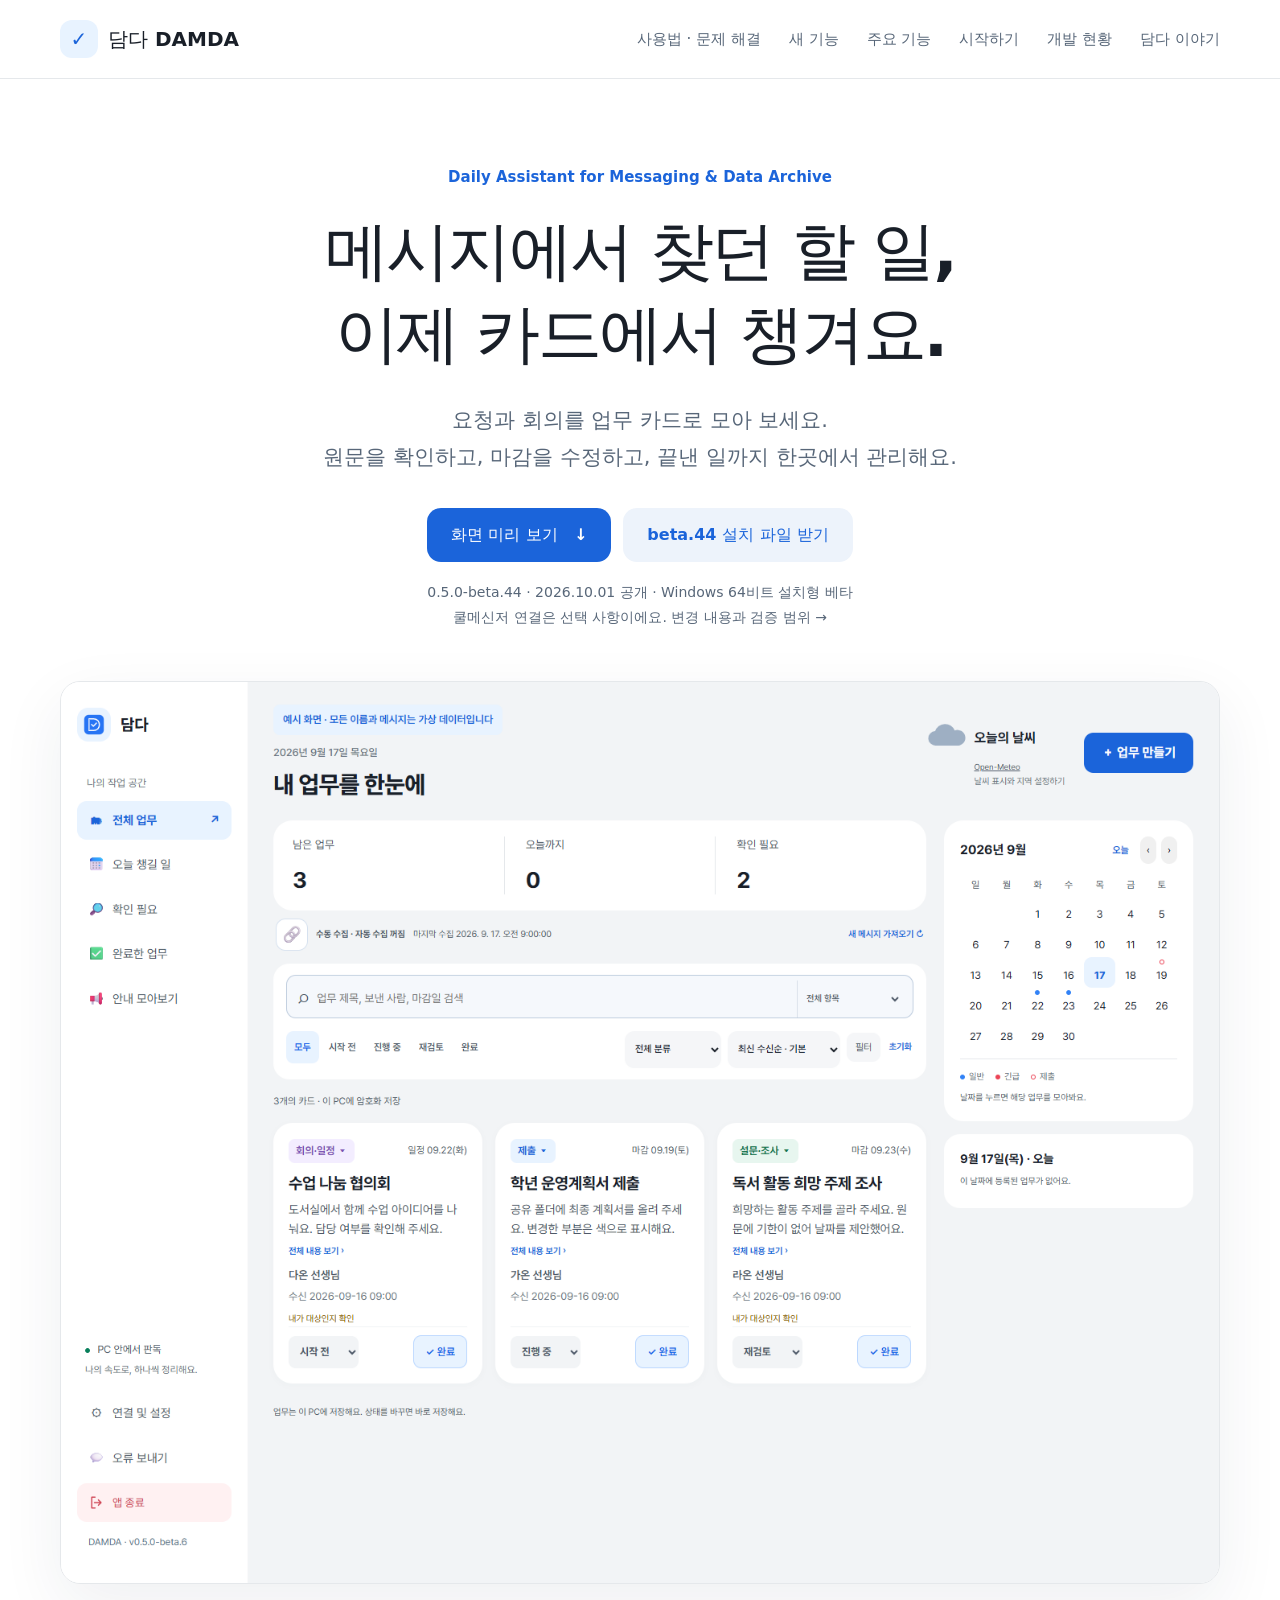
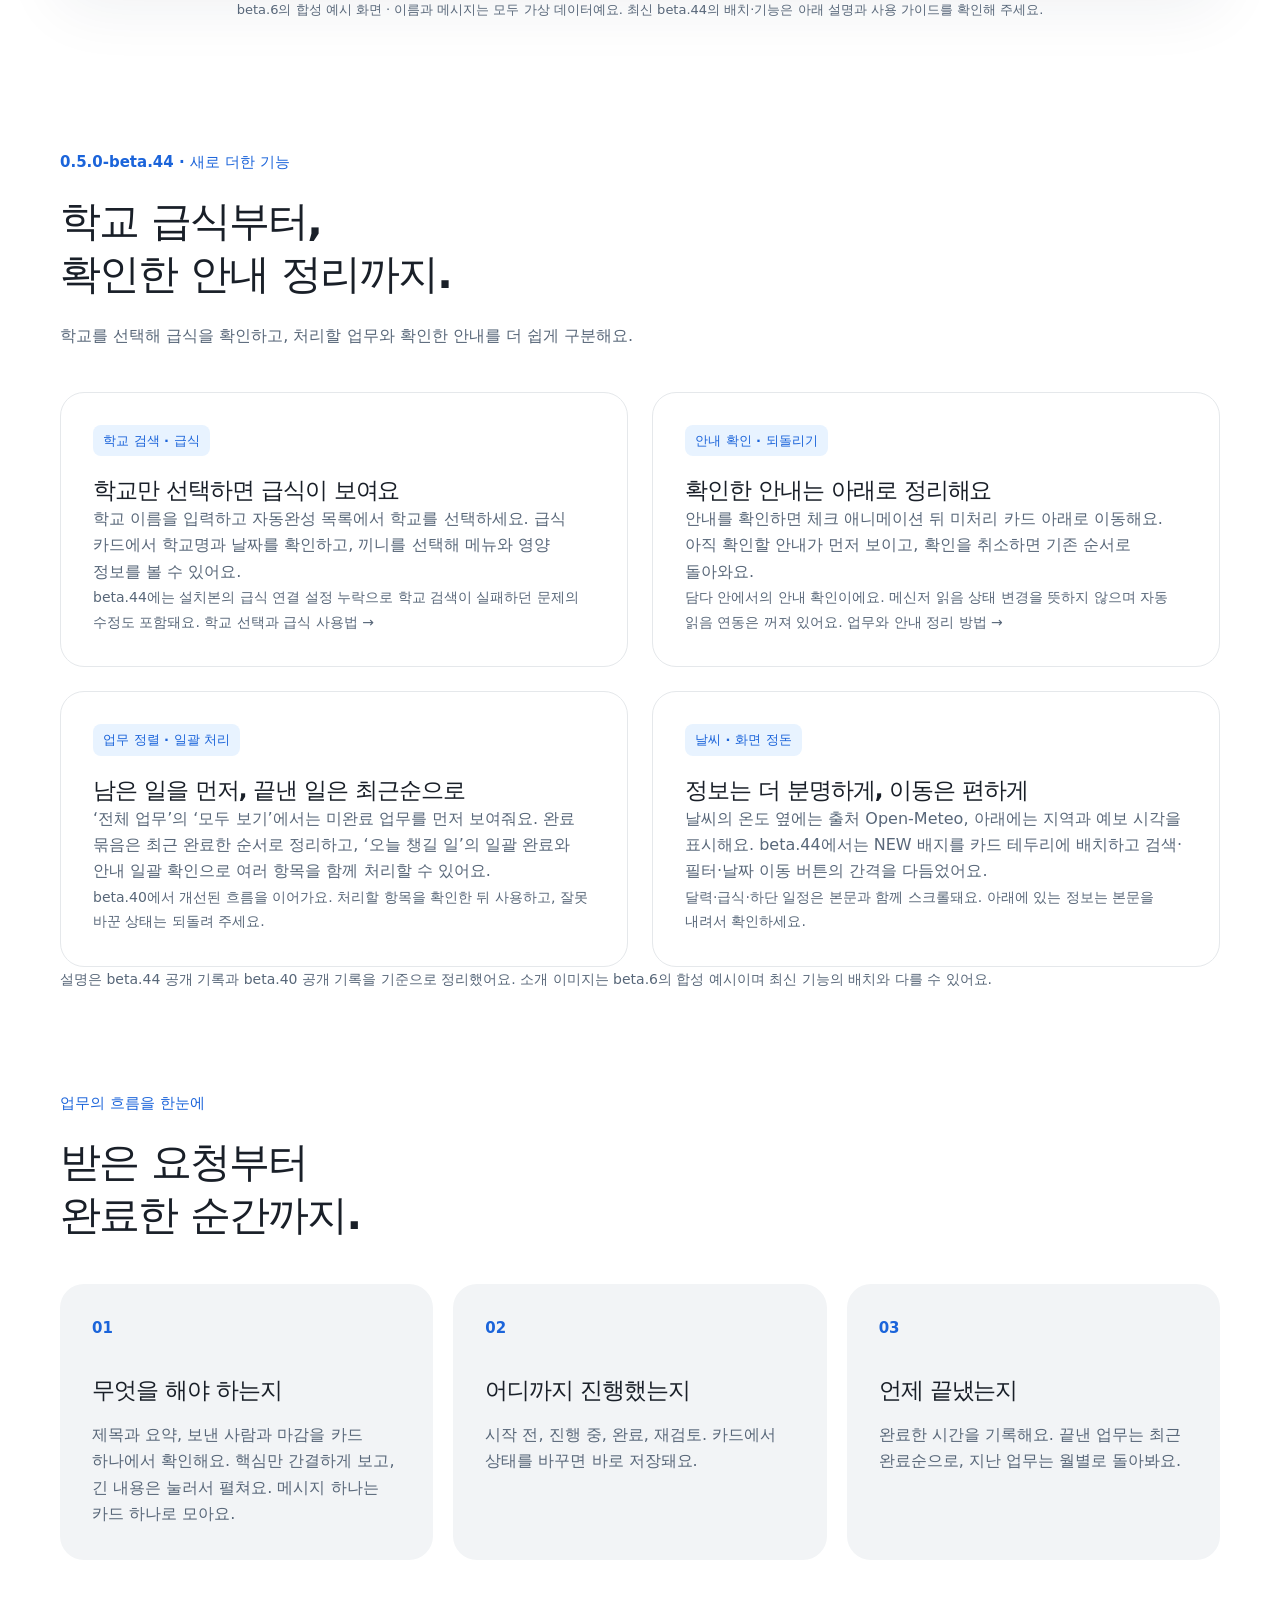
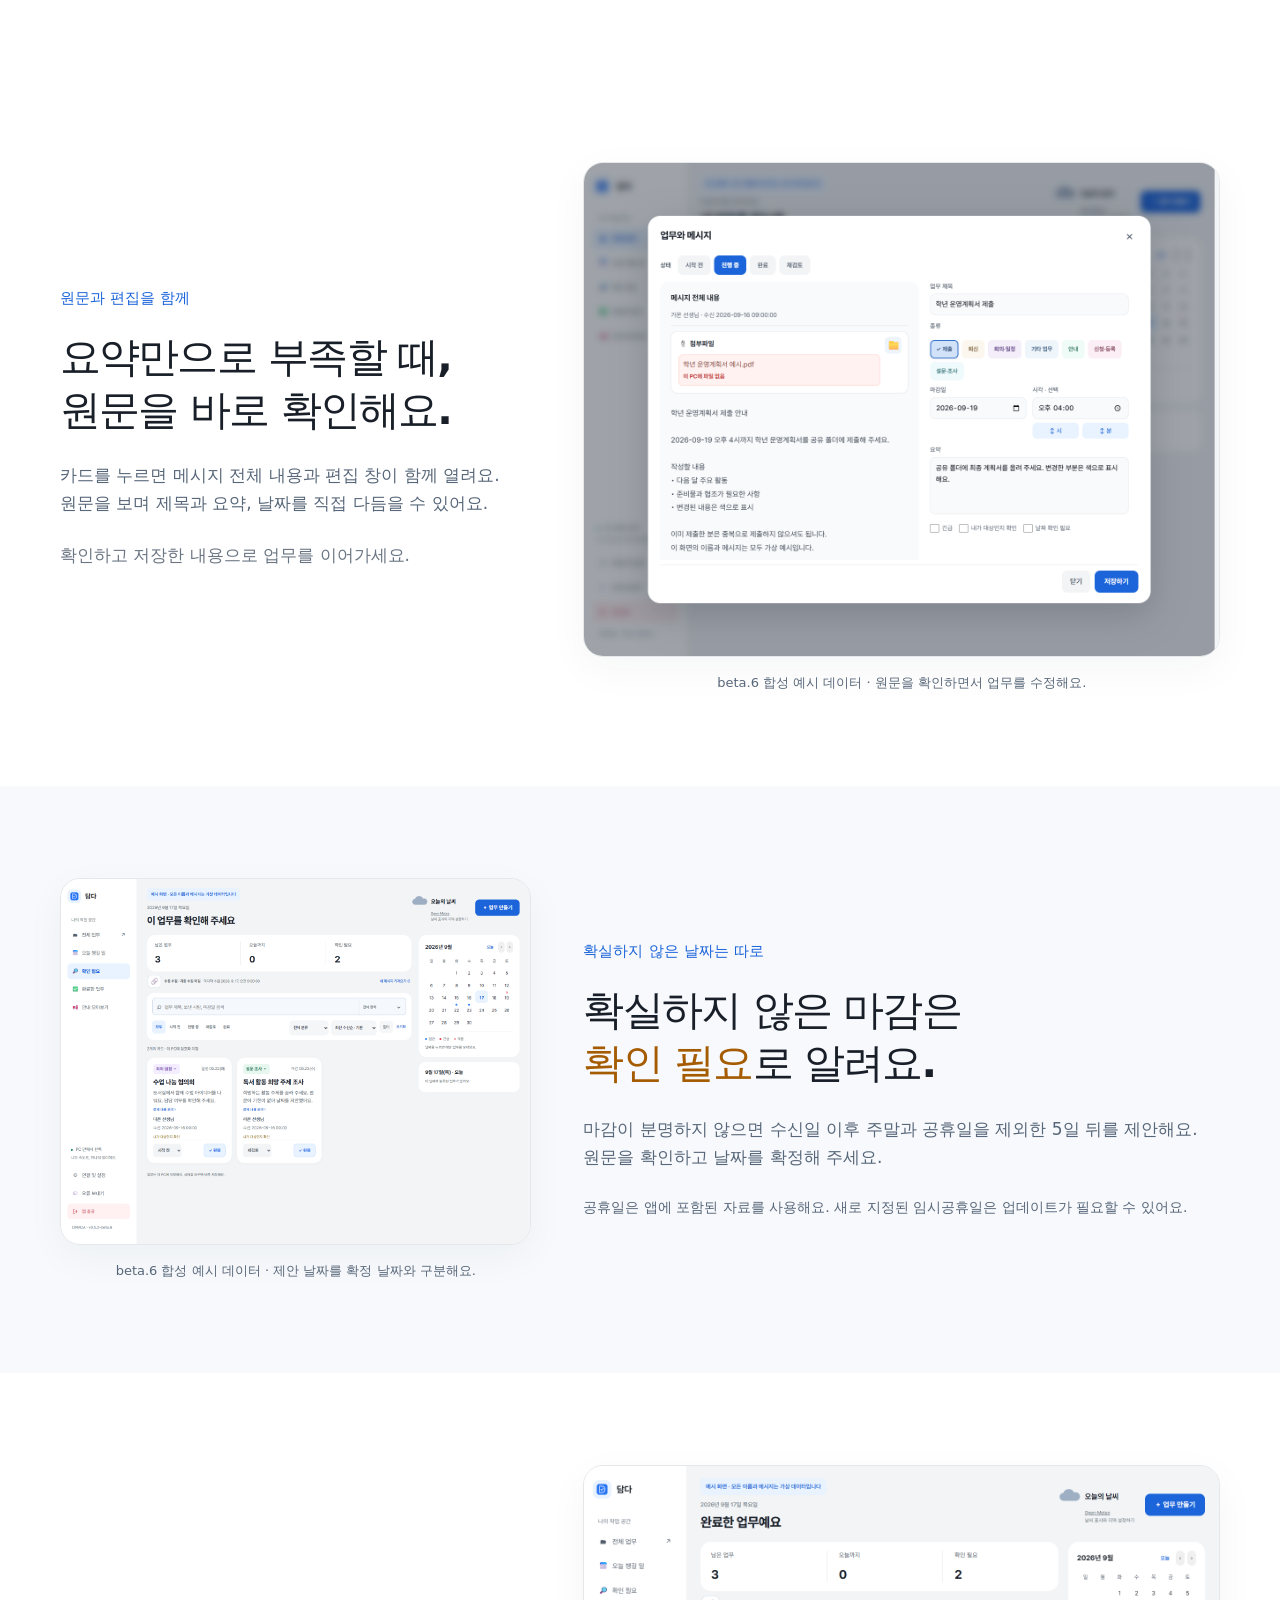
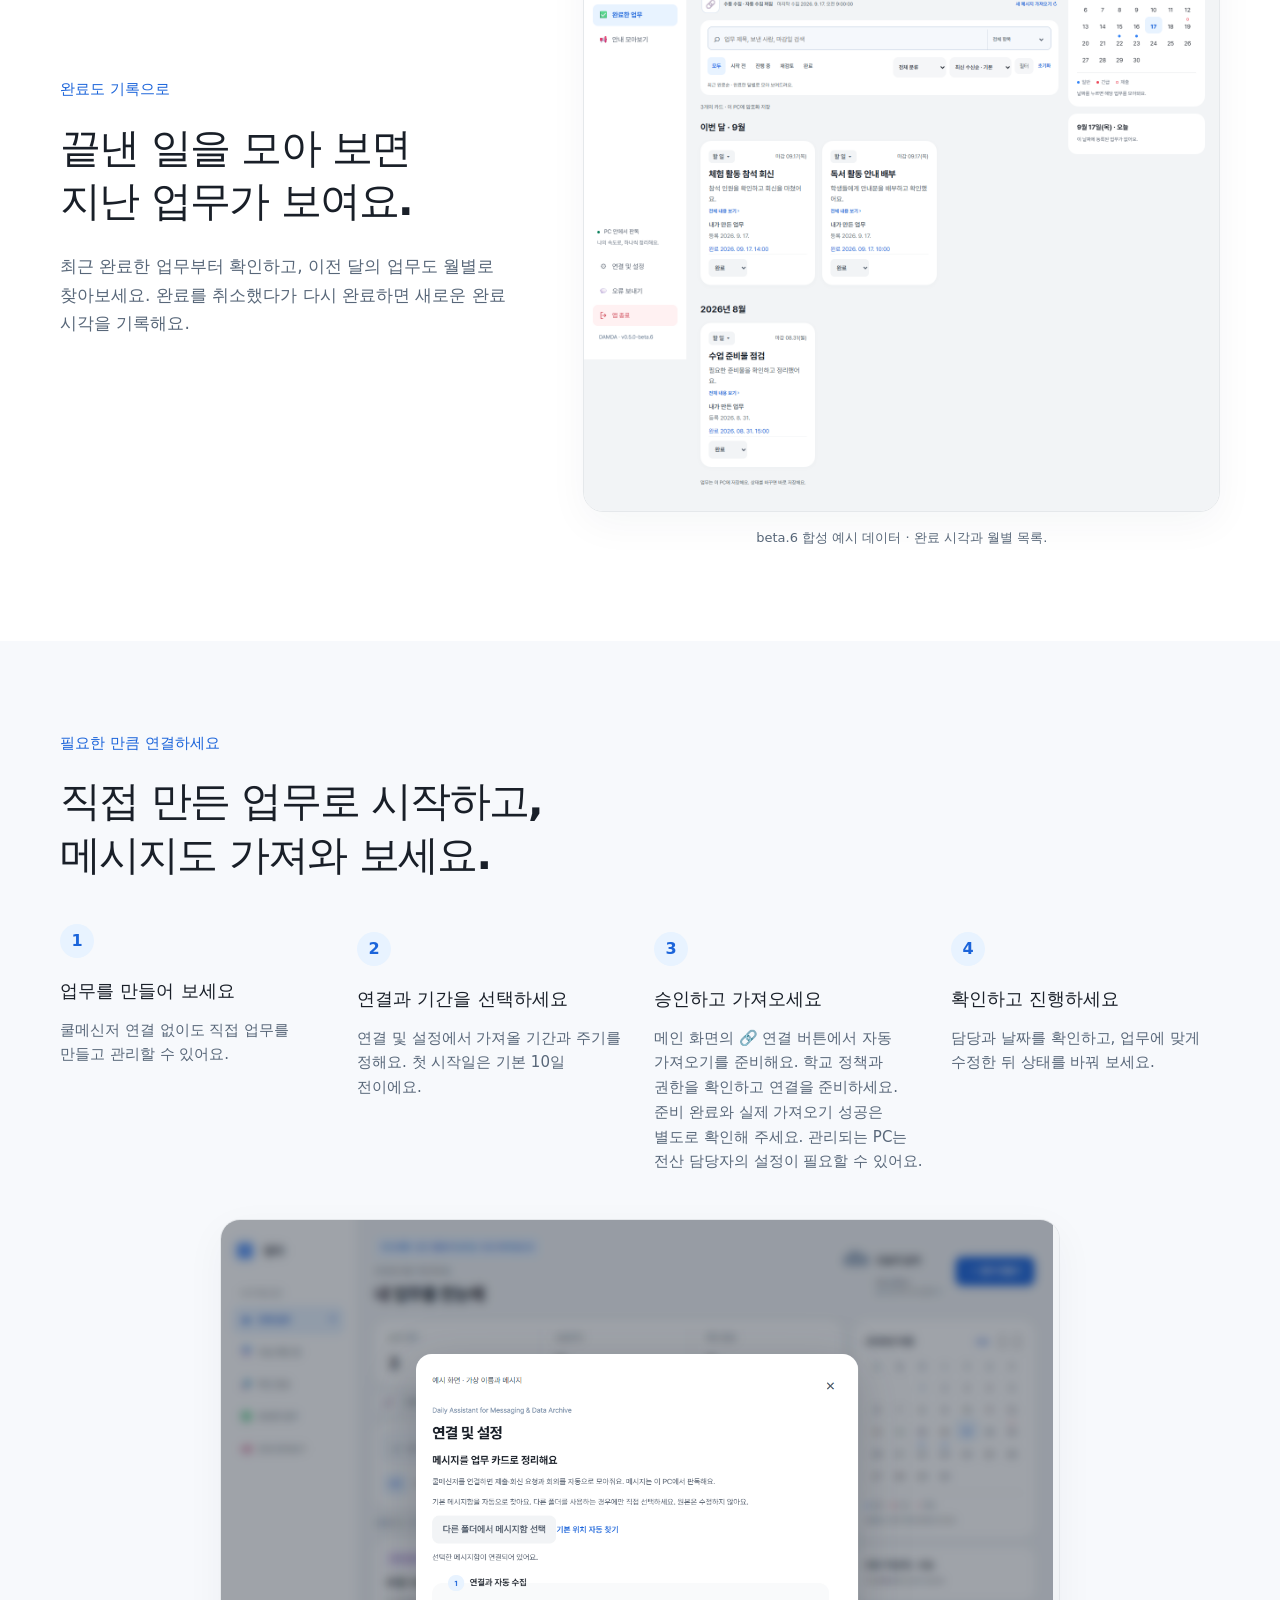
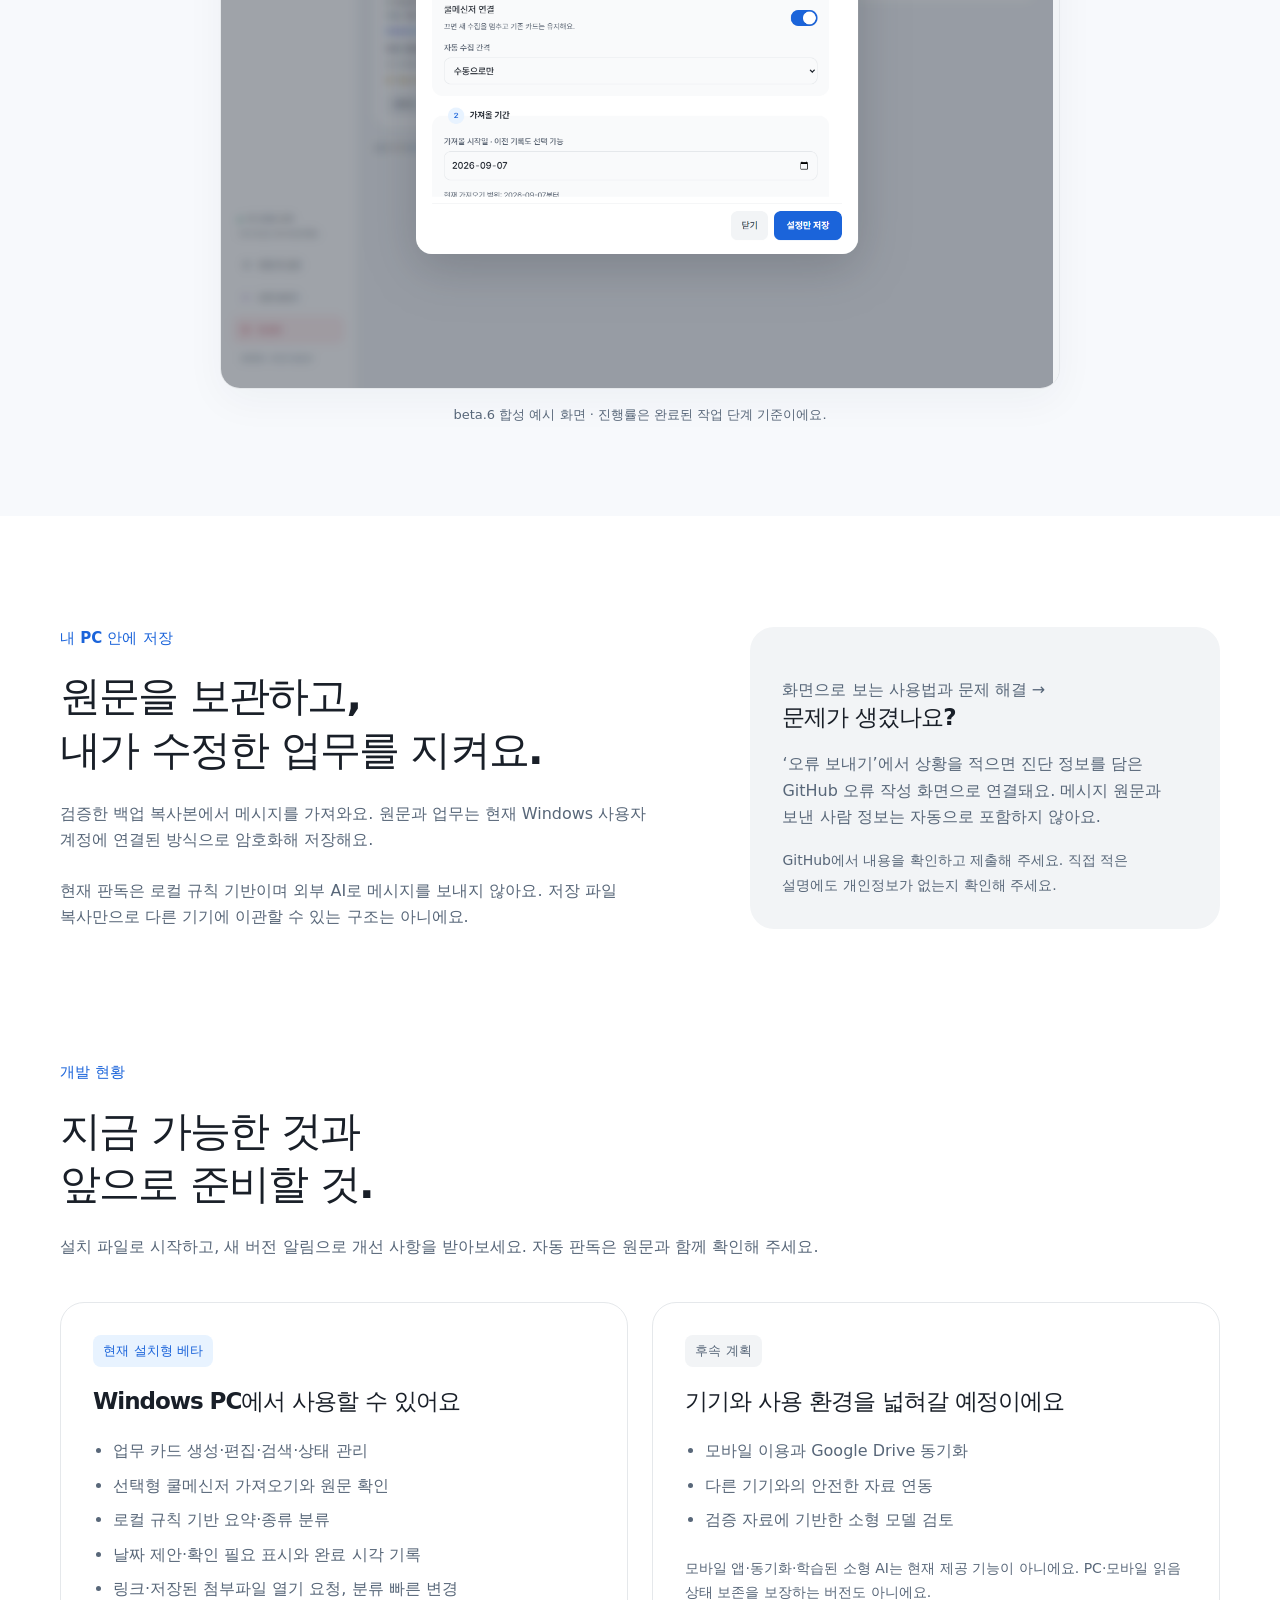
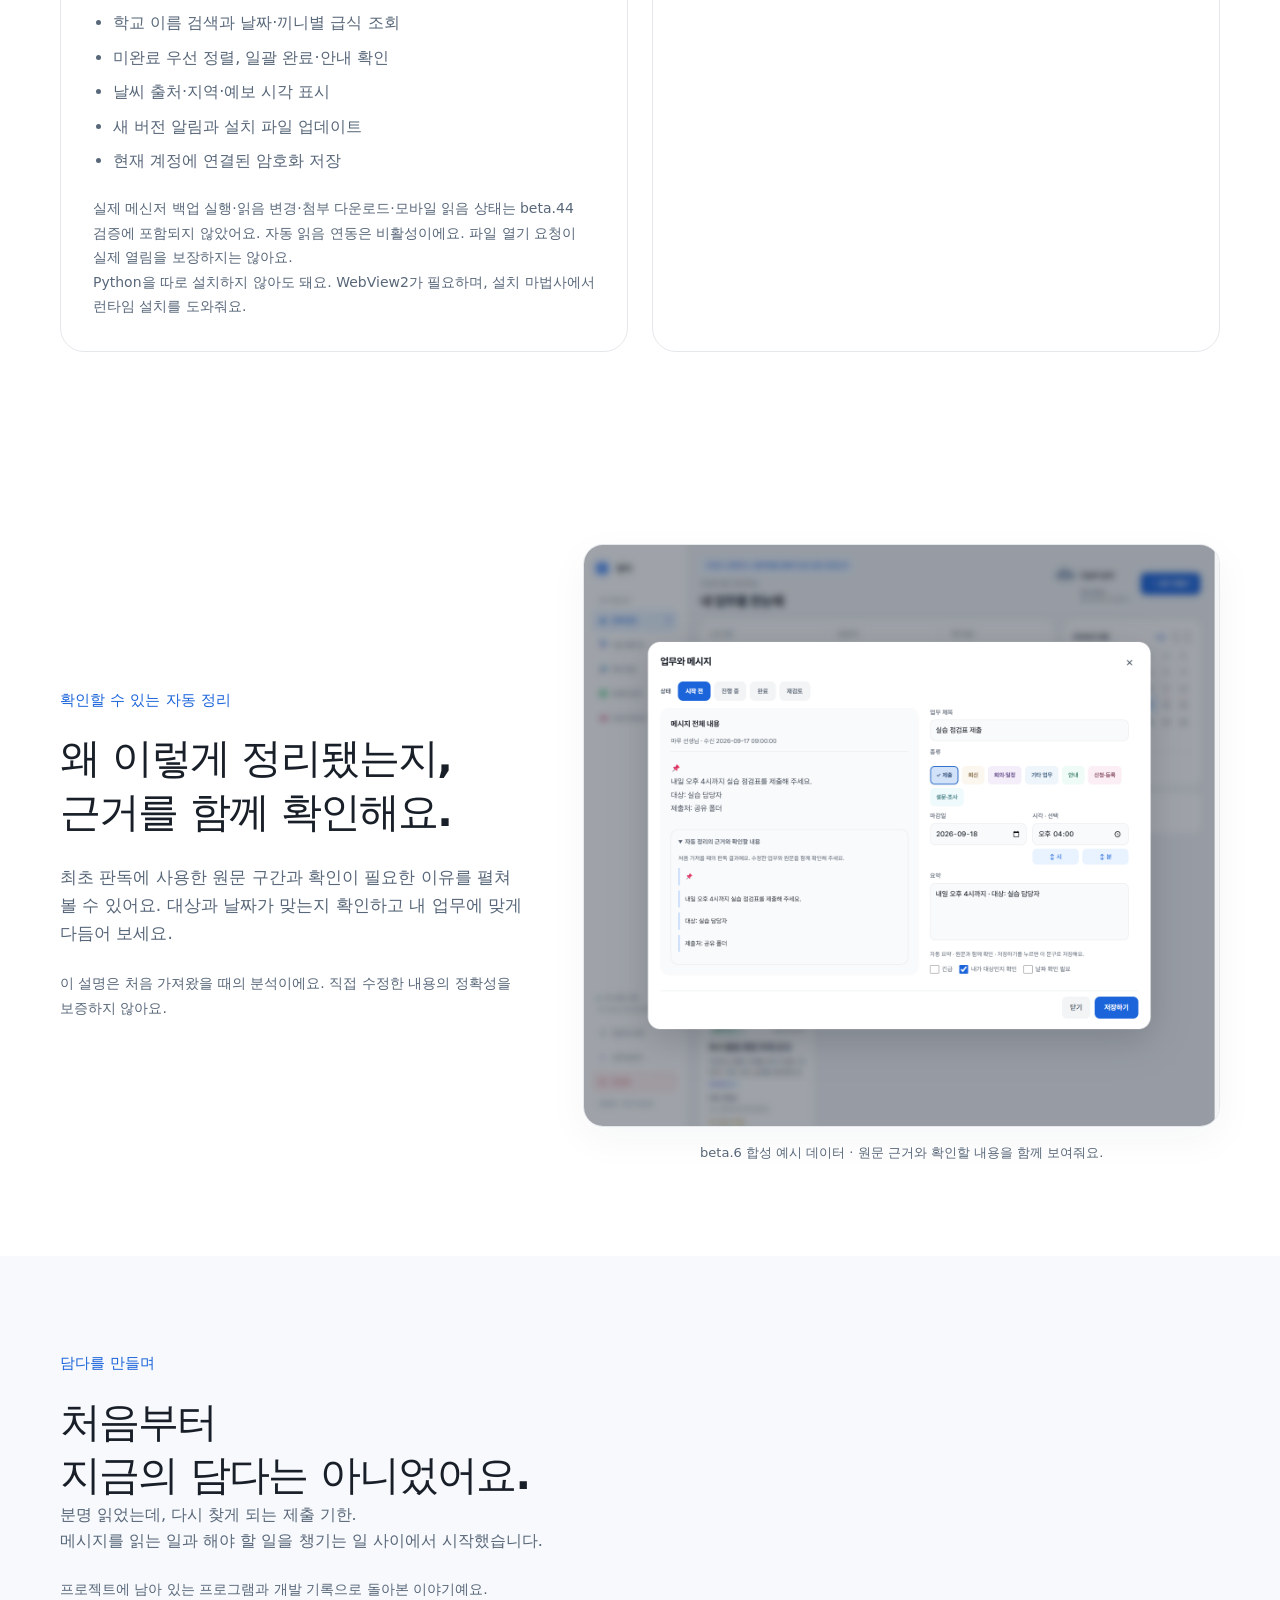
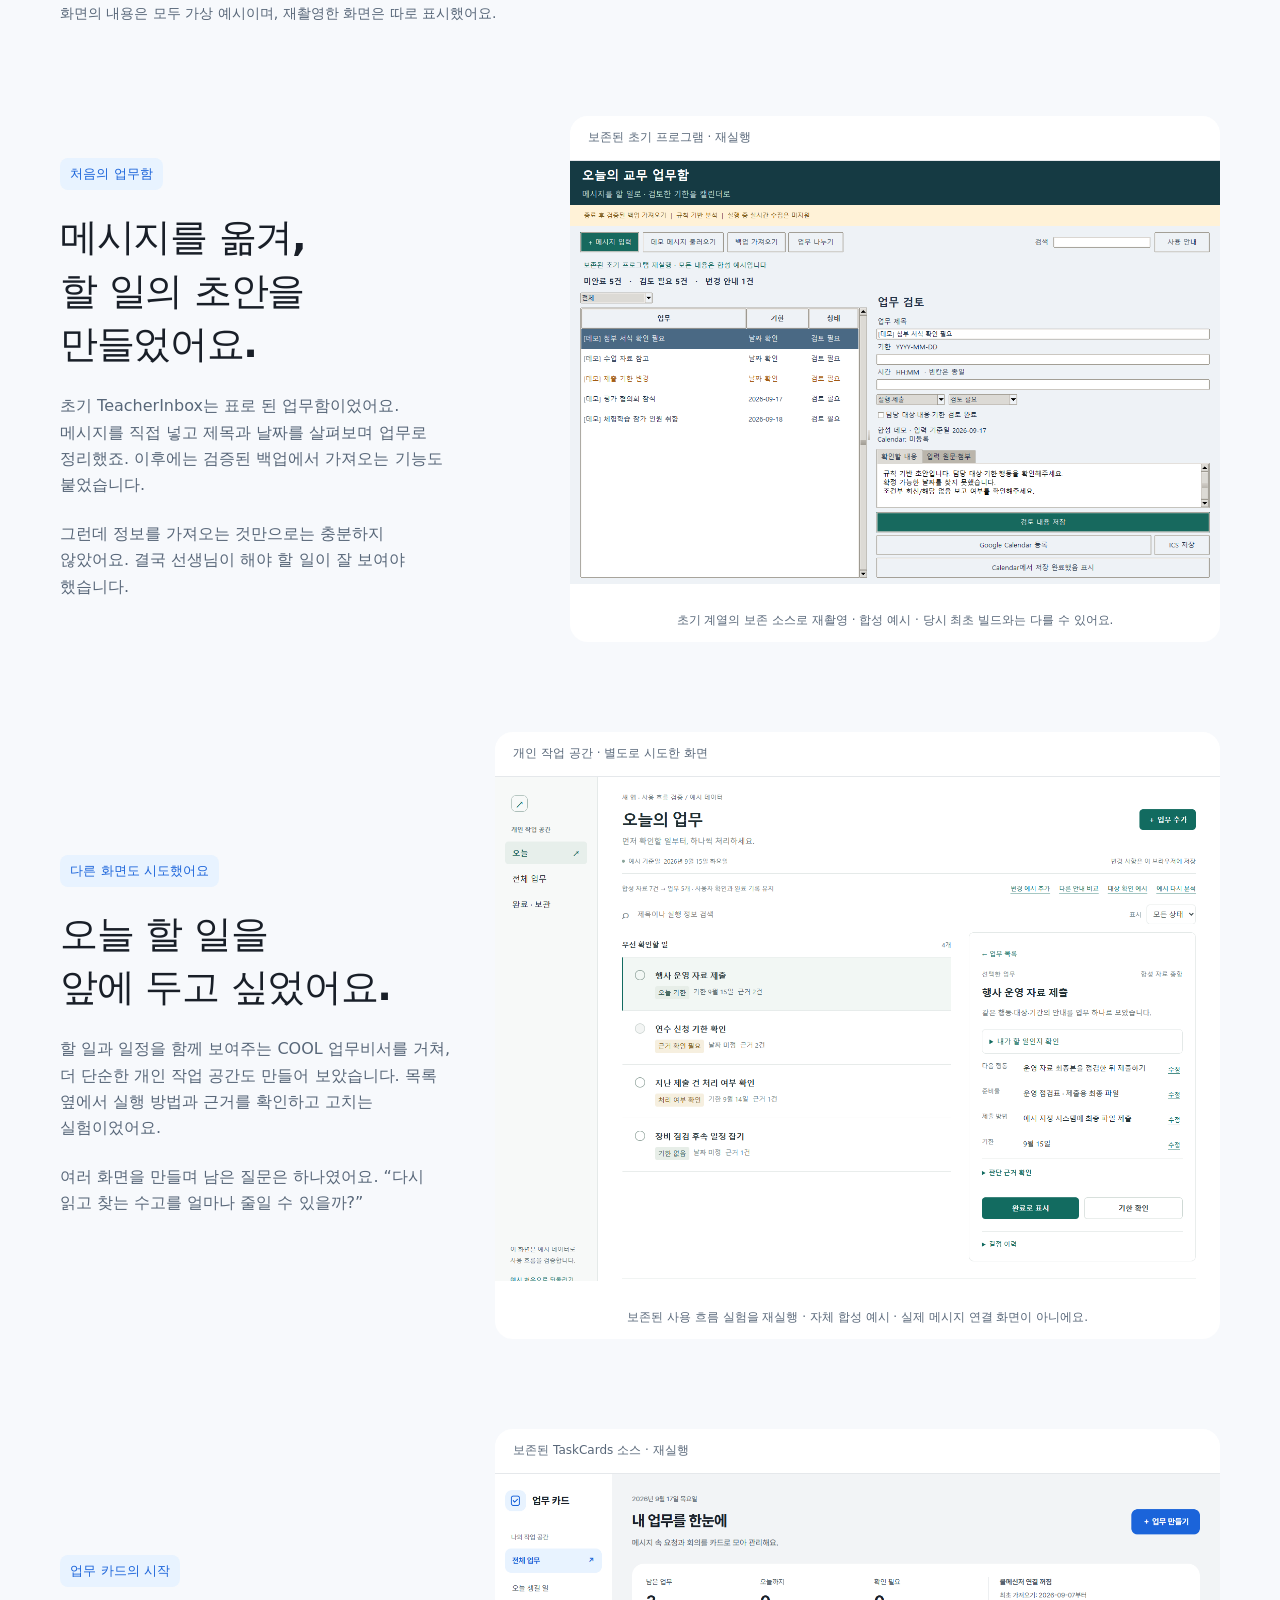
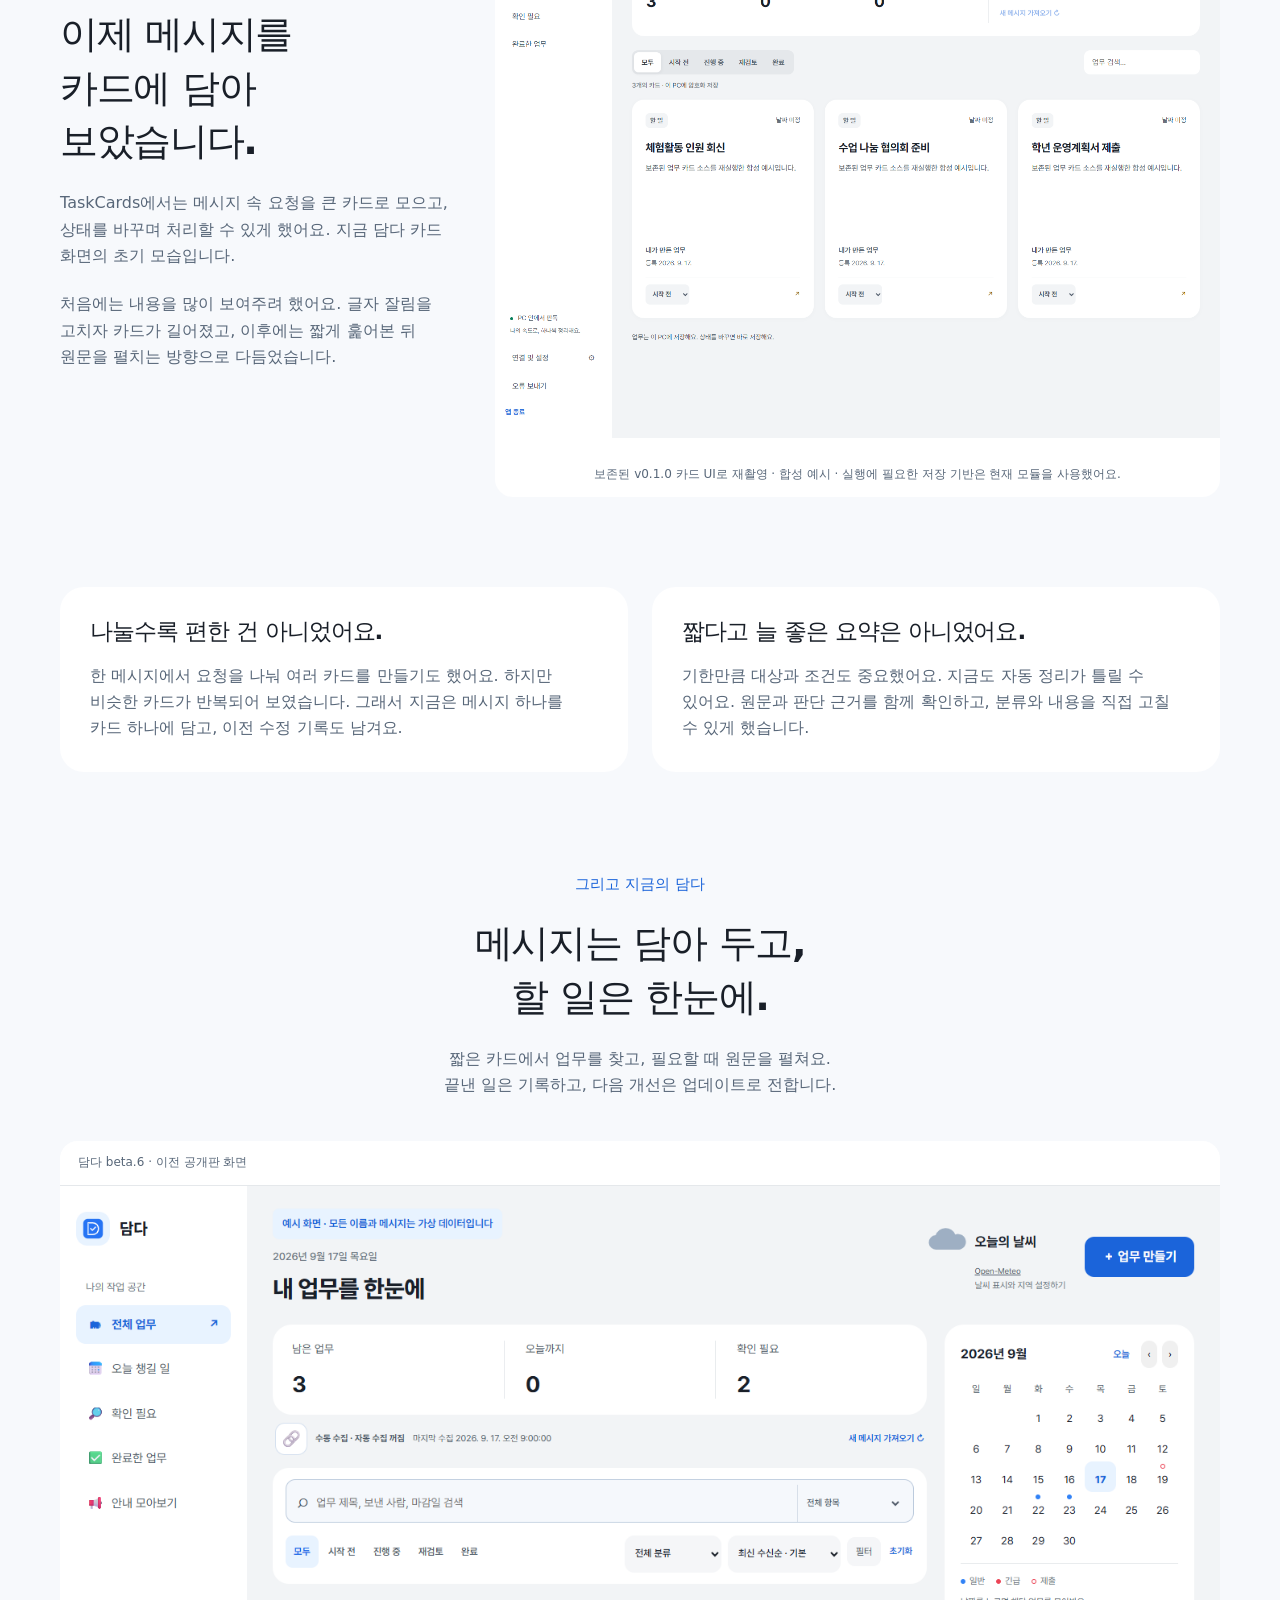
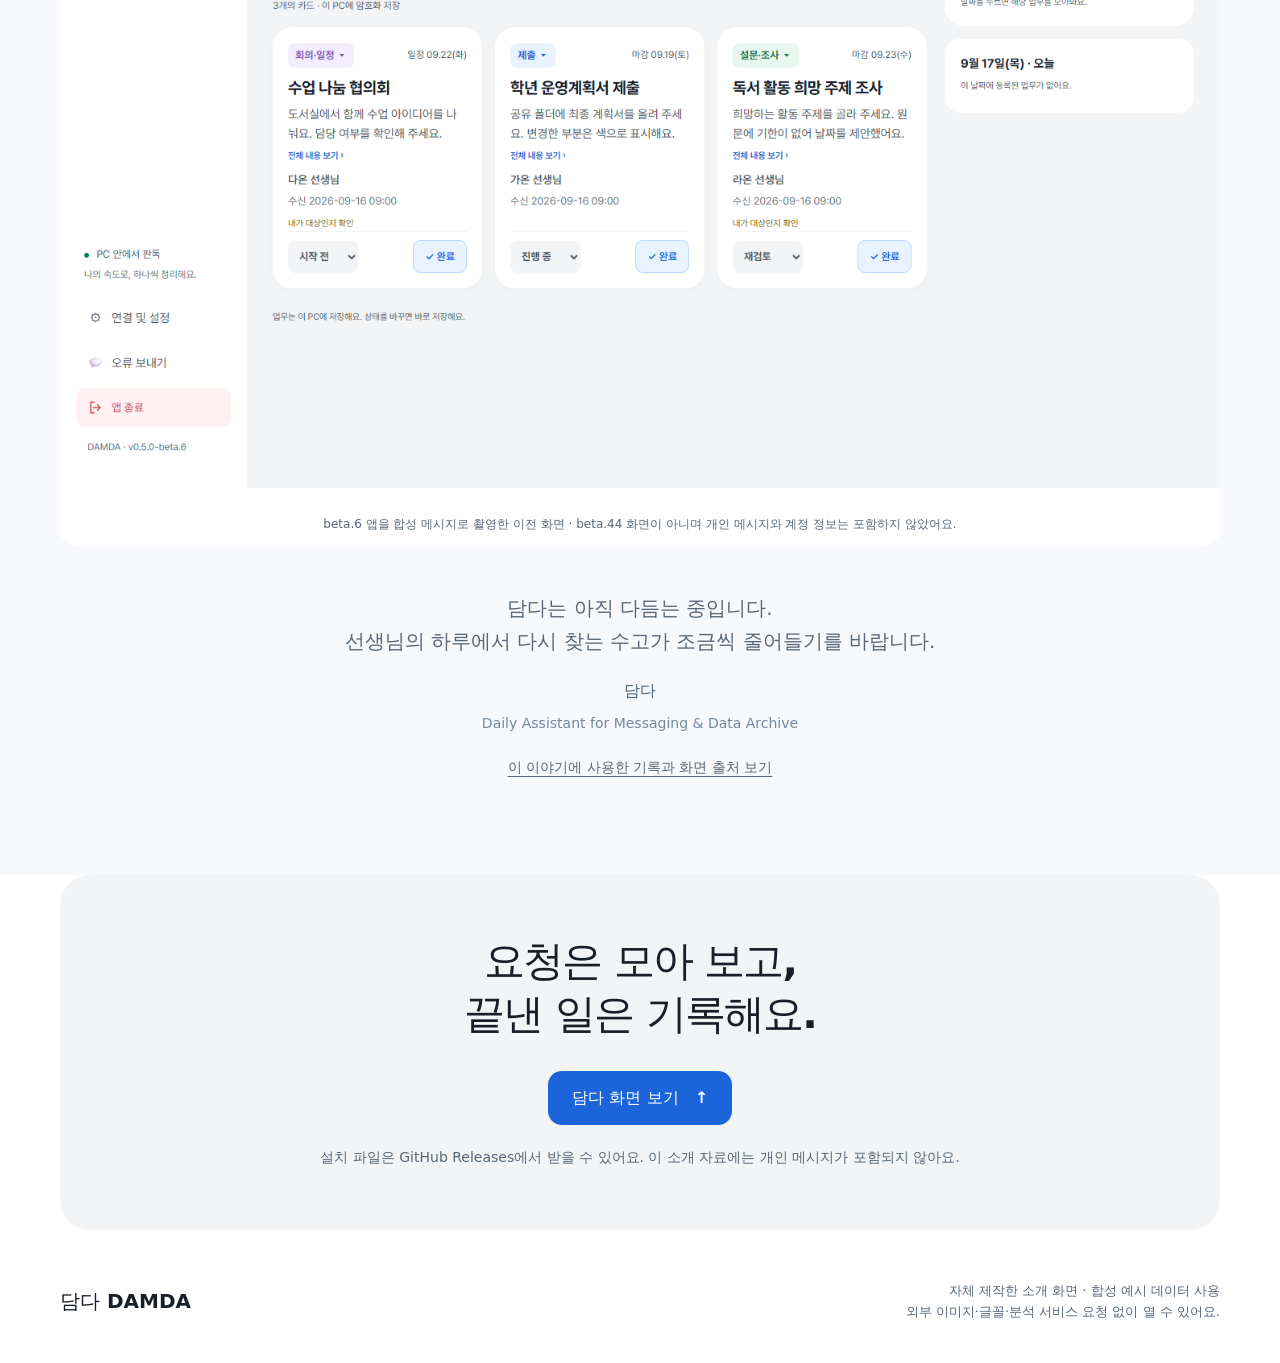
<file: docs/index.html>
<!doctype html>
<html lang="ko">
<head><meta charset="utf-8"><meta name="viewport" content="width=device-width, initial-scale=1"><meta name="description" content="담다 DAMDA는 선생님의 메시지를 업무 카드로 모아 정리하는 Windows 앱입니다."><title>담다 DAMDA · 선생님의 하루를 담다</title><link rel="stylesheet" href="styles.css"></head>
<body>
<a class="skip" href="#main">본문으로 이동</a>
<header class="site-header"><a class="brand" href="#"><span class="brand-icon" aria-hidden="true">✓</span>담다 DAMDA</a><nav aria-label="소개 페이지"><a href="help.html">사용법 · 문제 해결</a><a href="#whats-new">새 기능</a><a href="#features">주요 기능</a><a href="#start">시작하기</a><a href="#scope">개발 현황</a><a href="#behind-damda">담다 이야기</a></nav></header>
<main id="main">
<section class="hero wrap"><p class="eyebrow">Daily Assistant for Messaging &amp; Data Archive</p><h1>메시지에서 찾던 할 일,<br>이제 카드에서 챙겨요.</h1><p class="lead">요청과 회의를 업무 카드로 모아 보세요.<br>원문을 확인하고, 마감을 수정하고, 끝낸 일까지 한곳에서 관리해요.</p><div class="actions"><a class="button" href="#preview">화면 미리 보기 <span aria-hidden="true">↓</span></a><a class="button secondary" href="https://github.com/pandabin3-code/damda-releases/releases/download/v0.5.0-beta.44/Damda-WebView-Preview-Setup-0.5.0-beta.44-x64.exe">beta.44 설치 파일 받기</a></div><p class="fine">0.5.0-beta.44 · 2026.10.01 공개 · Windows 64비트 설치형 베타<br>쿨메신저 연결은 선택 사항이에요. <a href="https://github.com/pandabin3-code/damda-releases/releases/tag/v0.5.0-beta.44">변경 내용과 검증 범위 →</a></p>
<figure id="preview" class="hero-preview"><img src="images/01-dashboard.png" alt="가상 업무 카드들이 보낸 사람, 마감과 진행 상태를 보여주는 전체 업무 화면" width="1440" height="1120"><figcaption>beta.6의 합성 예시 화면 · 이름과 메시지는 모두 가상 데이터예요. 최신 beta.44의 배치·기능은 아래 설명과 사용 가이드를 확인해 주세요.</figcaption></figure></section>
<section class="wrap scope" id="whats-new" aria-labelledby="whats-new-title">
  <div class="section-heading"><p class="eyebrow">0.5.0-beta.44 · 새로 더한 기능</p><h2 id="whats-new-title">학교 급식부터,<br>확인한 안내 정리까지.</h2><p>학교를 선택해 급식을 확인하고, 처리할 업무와 확인한 안내를 더 쉽게 구분해요.</p></div>
  <div class="scope-grid">
    <article><span class="pill">학교 검색 · 급식</span><h3>학교만 선택하면 급식이 보여요</h3><p>학교 이름을 입력하고 자동완성 목록에서 학교를 선택하세요. 급식 카드에서 학교명과 날짜를 확인하고, 끼니를 선택해 메뉴와 영양 정보를 볼 수 있어요.</p><p class="fine">beta.44에는 설치본의 급식 연결 설정 누락으로 학교 검색이 실패하던 문제의 수정도 포함돼요. <a href="help.html#meals">학교 선택과 급식 사용법 →</a></p></article>
    <article><span class="pill">안내 확인 · 되돌리기</span><h3>확인한 안내는 아래로 정리해요</h3><p>안내를 확인하면 체크 애니메이션 뒤 미처리 카드 아래로 이동해요. 아직 확인할 안내가 먼저 보이고, 확인을 취소하면 기존 순서로 돌아와요.</p><p class="fine">담다 안에서의 안내 확인이에요. 메신저 읽음 상태 변경을 뜻하지 않으며 자동 읽음 연동은 꺼져 있어요. <a href="help.html#daily">업무와 안내 정리 방법 →</a></p></article>
    <article><span class="pill">업무 정렬 · 일괄 처리</span><h3>남은 일을 먼저, 끝낸 일은 최근순으로</h3><p>‘전체 업무’의 ‘모두 보기’에서는 미완료 업무를 먼저 보여줘요. 완료 묶음은 최근 완료한 순서로 정리하고, ‘오늘 챙길 일’의 일괄 완료와 안내 일괄 확인으로 여러 항목을 함께 처리할 수 있어요.</p><p class="fine">beta.40에서 개선된 흐름을 이어가요. 처리할 항목을 확인한 뒤 사용하고, 잘못 바꾼 상태는 되돌려 주세요.</p></article>
    <article><span class="pill">날씨 · 화면 정돈</span><h3>정보는 더 분명하게, 이동은 편하게</h3><p>날씨의 온도 옆에는 출처 Open-Meteo, 아래에는 지역과 예보 시각을 표시해요. beta.44에서는 NEW 배지를 카드 테두리에 배치하고 검색·필터·날짜 이동 버튼의 간격을 다듬었어요.</p><p class="fine">달력·급식·하단 일정은 본문과 함께 스크롤돼요. 아래에 있는 정보는 본문을 내려서 확인하세요.</p></article>
  </div>
  <p class="fine">설명은 <a href="https://github.com/pandabin3-code/damda-releases/releases/tag/v0.5.0-beta.44">beta.44 공개 기록</a>과 <a href="https://github.com/pandabin3-code/damda-releases/releases/tag/v0.5.0-beta.40">beta.40 공개 기록</a>을 기준으로 정리했어요. 소개 이미지는 beta.6의 합성 예시이며 최신 기능의 배치와 다를 수 있어요.</p>
</section>
<section class="wrap" id="features"><div class="section-heading"><p class="eyebrow">업무의 흐름을 한눈에</p><h2>받은 요청부터<br>완료한 순간까지.</h2></div><div class="benefits"><article><span class="step">01</span><h3>무엇을 해야 하는지</h3><p>제목과 요약, 보낸 사람과 마감을 카드 하나에서 확인해요. 핵심만 간결하게 보고, 긴 내용은 눌러서 펼쳐요. 메시지 하나는 카드 하나로 모아요.</p></article><article><span class="step">02</span><h3>어디까지 진행했는지</h3><p>시작 전, 진행 중, 완료, 재검토. 카드에서 상태를 바꾸면 바로 저장돼요.</p></article><article><span class="step">03</span><h3>언제 끝냈는지</h3><p>완료한 시간을 기록해요. 끝낸 업무는 최근 완료순으로, 지난 업무는 월별로 돌아봐요.</p></article></div></section>
<section class="feature wrap"><div class="feature-copy"><p class="eyebrow">원문과 편집을 함께</p><h2>요약만으로 부족할 때,<br>원문을 바로 확인해요.</h2><p>카드를 누르면 메시지 전체 내용과 편집 창이 함께 열려요. 원문을 보며 제목과 요약, 날짜를 직접 다듬을 수 있어요.</p><p class="subtle">확인하고 저장한 내용으로 업무를 이어가세요.</p></div><figure><img src="images/02-detail.png" loading="lazy" alt="가상 메시지 원문과 업무 편집 영역이 함께 열린 상세 화면" width="1440" height="1120"><figcaption>beta.6 합성 예시 데이터 · 원문을 확인하면서 업무를 수정해요.</figcaption></figure></section>
<section class="tint"><div class="feature wrap reverse"><div class="feature-copy"><p class="eyebrow">확실하지 않은 날짜는 따로</p><h2>확실하지 않은 마감은<br><span class="review-mark">확인 필요</span>로 알려요.</h2><p>마감이 분명하지 않으면 수신일 이후 주말과 공휴일을 제외한 5일 뒤를 제안해요. 원문을 확인하고 날짜를 확정해 주세요.</p><p class="fine">공휴일은 앱에 포함된 자료를 사용해요. 새로 지정된 임시공휴일은 업데이트가 필요할 수 있어요.</p></div><figure><img src="images/05-review.png" loading="lazy" alt="확인 필요 업무와 제안 날짜를 보여주는 예시 화면" width="1440" height="1120"><figcaption>beta.6 합성 예시 데이터 · 제안 날짜를 확정 날짜와 구분해요.</figcaption></figure></div></section>
<section class="feature wrap"><div class="feature-copy"><p class="eyebrow">완료도 기록으로</p><h2>끝낸 일을 모아 보면<br>지난 업무가 보여요.</h2><p>최근 완료한 업무부터 확인하고, 이전 달의 업무도 월별로 찾아보세요. 완료를 취소했다가 다시 완료하면 새로운 완료 시각을 기록해요.</p></div><figure><img src="images/03-completed.png" loading="lazy" alt="이번 달과 이전 달로 나뉜 가상 완료 업무 목록" width="1440" height="1464"><figcaption>beta.6 합성 예시 데이터 · 완료 시각과 월별 목록.</figcaption></figure></section>
<section class="tint" id="start"><div class="wrap onboarding"><div class="section-heading"><p class="eyebrow">필요한 만큼 연결하세요</p><h2>직접 만든 업무로 시작하고,<br>메시지도 가져와 보세요.</h2></div><ol class="steps"><li><strong>업무를 만들어 보세요</strong><p>쿨메신저 연결 없이도 직접 업무를 만들고 관리할 수 있어요.</p></li><li><strong>연결과 기간을 선택하세요</strong><p>연결 및 설정에서 가져올 기간과 주기를 정해요. 첫 시작일은 기본 10일 전이에요.</p></li><li><strong>승인하고 가져오세요</strong><p>메인 화면의 🔗 연결 버튼에서 자동 가져오기를 준비해요. 학교 정책과 권한을 확인하고 연결을 준비하세요. 준비 완료와 실제 가져오기 성공은 별도로 확인해 주세요. 관리되는 PC는 전산 담당자의 설정이 필요할 수 있어요.</p></li><li><strong>확인하고 진행하세요</strong><p>담당과 날짜를 확인하고, 업무에 맞게 수정한 뒤 상태를 바꿔 보세요.</p></li></ol><figure class="settings-preview"><img src="images/04-settings.png" loading="lazy" alt="쿨메신저 연결, 가져올 기간, 권한 안내가 단계별로 배치된 설정 예시" width="1440" height="1320"><figcaption>beta.6 합성 예시 화면 · 진행률은 완료된 작업 단계 기준이에요.</figcaption></figure></div></section>
<section class="wrap trust"><div><p class="eyebrow">내 PC 안에 저장</p><h2>원문을 보관하고,<br>내가 수정한 업무를 지켜요.</h2><p>검증한 백업 복사본에서 메시지를 가져와요. 원문과 업무는 현재 Windows 사용자 계정에 연결된 방식으로 암호화해 저장해요.</p><p>현재 판독은 로컬 규칙 기반이며 외부 AI로 메시지를 보내지 않아요. 저장 파일 복사만으로 다른 기기에 이관할 수 있는 구조는 아니에요.</p></div><aside><p><a href="help.html">화면으로 보는 사용법과 문제 해결 →</a></p><h3>문제가 생겼나요?</h3><p>‘오류 보내기’에서 상황을 적으면 진단 정보를 담은 GitHub 오류 작성 화면으로 연결돼요. 메시지 원문과 보낸 사람 정보는 자동으로 포함하지 않아요.</p><p class="fine">GitHub에서 내용을 확인하고 제출해 주세요. 직접 적은 설명에도 개인정보가 없는지 확인해 주세요.</p></aside></section>
<section class="wrap scope" id="scope"><div class="section-heading"><p class="eyebrow">개발 현황</p><h2>지금 가능한 것과<br>앞으로 준비할 것.</h2><p>설치 파일로 시작하고, 새 버전 알림으로 개선 사항을 받아보세요. 자동 판독은 원문과 함께 확인해 주세요.</p></div><div class="scope-grid"><article><span class="pill">현재 설치형 베타</span><h3>Windows PC에서 사용할 수 있어요</h3><ul><li>업무 카드 생성·편집·검색·상태 관리</li><li>선택형 쿨메신저 가져오기와 원문 확인</li><li>로컬 규칙 기반 요약·종류 분류</li><li>날짜 제안·확인 필요 표시와 완료 시각 기록</li><li>링크·저장된 첨부파일 열기 요청, 분류 빠른 변경</li><li>학교 이름 검색과 날짜·끼니별 급식 조회</li><li>미완료 우선 정렬, 일괄 완료·안내 확인</li><li>날씨 출처·지역·예보 시각 표시</li><li>새 버전 알림과 설치 파일 업데이트</li><li>현재 계정에 연결된 암호화 저장</li></ul><p class="fine">실제 메신저 백업 실행·읽음 변경·첨부 다운로드·모바일 읽음 상태는 beta.44 검증에 포함되지 않았어요. 자동 읽음 연동은 비활성이에요. 파일 열기 요청이 실제 열림을 보장하지는 않아요.</p><p class="fine">Python을 따로 설치하지 않아도 돼요. WebView2가 필요하며, 설치 마법사에서 런타임 설치를 도와줘요.</p></article><article><span class="pill muted">후속 계획</span><h3>기기와 사용 환경을 넓혀갈 예정이에요</h3><ul><li>모바일 이용과 Google Drive 동기화</li><li>다른 기기와의 안전한 자료 연동</li><li>검증 자료에 기반한 소형 모델 검토</li></ul><p class="fine">모바일 앱·동기화·학습된 소형 AI는 현재 제공 기능이 아니에요. PC·모바일 읽음 상태 보존을 보장하는 버전도 아니에요.</p></article></div></section>
<section class="feature wrap"><div class="feature-copy"><p class="eyebrow">확인할 수 있는 자동 정리</p><h2>왜 이렇게 정리됐는지,<br>근거를 함께 확인해요.</h2><p>최초 판독에 사용한 원문 구간과 확인이 필요한 이유를 펼쳐 볼 수 있어요. 대상과 날짜가 맞는지 확인하고 내 업무에 맞게 다듬어 보세요.</p><p class="fine">이 설명은 처음 가져왔을 때의 분석이에요. 직접 수정한 내용의 정확성을 보증하지 않아요.</p></div><figure><img src="images/07-analysis.png" loading="lazy" alt="가상 메시지에서 추출한 원문 근거와 검토 이유를 펼친 업무 상세 화면" width="1440" height="1320"><figcaption>beta.6 합성 예시 데이터 · 원문 근거와 확인할 내용을 함께 보여줘요.</figcaption></figure></section>
<section id="behind-damda" class="behind tint" aria-labelledby="behind-title">
  <div class="wrap">
    <div class="section-heading">
      <p class="eyebrow">담다를 만들며</p>
      <h2 id="behind-title">처음부터<br>지금의 담다는 아니었어요.</h2>
      <p>분명 읽었는데, 다시 찾게 되는 제출 기한.<br>메시지를 읽는 일과 해야 할 일을 챙기는 일 사이에서 시작했습니다.</p>
      <p class="fine">프로젝트에 남아 있는 프로그램과 개발 기록으로 돌아본 이야기예요.<br>화면의 내용은 모두 가상 예시이며, 재촬영한 화면은 따로 표시했어요.</p>
    </div>
    <article class="story-scene story-first">
      <div class="story-copy"><span class="pill">처음의 업무함</span><h3>메시지를 옮겨,<br>할 일의 초안을 만들었어요.</h3><p>초기 TeacherInbox는 표로 된 업무함이었어요. 메시지를 직접 넣고 제목과 날짜를 살펴보며 업무로 정리했죠. 이후에는 검증된 백업에서 가져오는 기능도 붙었습니다.</p><p>그런데 정보를 가져오는 것만으로는 충분하지 않았어요. 결국 선생님이 해야 할 일이 잘 보여야 했습니다.</p></div>
      <figure><div class="story-frame">보존된 초기 프로그램 · 재실행</div><img src="images/story-01-legacy-inbox.png" loading="lazy" alt="초기 TeacherInbox의 표 형태 업무 목록과 오른쪽 검토 입력란" width="1260" height="820"><figcaption>초기 계열의 보존 소스로 재촬영 · 합성 예시 · 당시 최초 빌드와는 다를 수 있어요.</figcaption></figure>
    </article>
    <article class="story-scene">
      <div class="story-copy"><span class="pill">다른 화면도 시도했어요</span><h3>오늘 할 일을<br>앞에 두고 싶었어요.</h3><p>할 일과 일정을 함께 보여주는 COOL 업무비서를 거쳐, 더 단순한 개인 작업 공간도 만들어 보았습니다. 목록 옆에서 실행 방법과 근거를 확인하고 고치는 실험이었어요.</p><p>여러 화면을 만들며 남은 질문은 하나였어요. “다시 읽고 찾는 수고를 얼마나 줄일 수 있을까?”</p></div>
      <figure><div class="story-frame">개인 작업 공간 · 별도로 시도한 화면</div><img src="images/story-02-personal-workspace.png" loading="lazy" alt="NewWorkspace에서 오늘의 업무 목록과 실행 정보 및 근거를 함께 보여주는 화면" width="1440" height="1000"><figcaption>보존된 사용 흐름 실험을 재실행 · 자체 합성 예시 · 실제 메시지 연결 화면이 아니에요.</figcaption></figure>
    </article>
    <article class="story-scene">
      <div class="story-copy"><span class="pill">업무 카드의 시작</span><h3>이제 메시지를<br>카드에 담아 보았습니다.</h3><p>TaskCards에서는 메시지 속 요청을 큰 카드로 모으고, 상태를 바꾸며 처리할 수 있게 했어요. 지금 담다 카드 화면의 초기 모습입니다.</p><p>처음에는 내용을 많이 보여주려 했어요. 글자 잘림을 고치자 카드가 길어졌고, 이후에는 짧게 훑어본 뒤 원문을 펼치는 방향으로 다듬었습니다.</p></div>
      <figure><div class="story-frame">보존된 TaskCards 소스 · 재실행</div><img src="images/story-03-taskcards-archive.png" loading="lazy" alt="초기 업무 카드 화면의 큰 카드와 상태 선택 버튼" width="1440" height="1120"><figcaption>보존된 v0.1.0 카드 UI로 재촬영 · 합성 예시 · 실행에 필요한 저장 기반은 현재 모듈을 사용했어요.</figcaption></figure>
    </article>
    <div class="story-lessons">
      <article><h3>나눌수록 편한 건 아니었어요.</h3><p>한 메시지에서 요청을 나눠 여러 카드를 만들기도 했어요. 하지만 비슷한 카드가 반복되어 보였습니다. 그래서 지금은 메시지 하나를 카드 하나에 담고, 이전 수정 기록도 남겨요.</p></article>
      <article><h3>짧다고 늘 좋은 요약은 아니었어요.</h3><p>기한만큼 대상과 조건도 중요했어요. 지금도 자동 정리가 틀릴 수 있어요. 원문과 판단 근거를 함께 확인하고, 분류와 내용을 직접 고칠 수 있게 했습니다.</p></article>
    </div>
    <article class="story-current">
      <div class="section-heading"><p class="eyebrow">그리고 지금의 담다</p><h3>메시지는 담아 두고,<br>할 일은 한눈에.</h3><p>짧은 카드에서 업무를 찾고, 필요할 때 원문을 펼쳐요.<br>끝낸 일은 기록하고, 다음 개선은 업데이트로 전합니다.</p></div>
      <figure><div class="story-frame">담다 beta.6 · 이전 공개판 화면</div><img src="images/01-dashboard.png" loading="lazy" alt="이전 beta.6 담다의 합성 업무 카드, 검색 및 마감 달력" width="1440" height="1120"><figcaption>beta.6 앱을 합성 메시지로 촬영한 이전 화면 · beta.44 화면이 아니며 개인 메시지와 계정 정보는 포함하지 않았어요.</figcaption></figure>
      <p class="story-ending">담다는 아직 다듬는 중입니다.<br>선생님의 하루에서 다시 찾는 수고가 조금씩 줄어들기를 바랍니다.</p>
      <p class="story-name">담다 <span>Daily Assistant for Messaging &amp; Data Archive</span></p>
      <p class="fine"><a href="STORY_SOURCES.md">이 이야기에 사용한 기록과 화면 출처 보기</a></p>
    </article>
  </div>
</section>

<section class="wrap closing"><h2>요청은 모아 보고,<br>끝낸 일은 기록해요.</h2><a class="button" href="#preview">담다 화면 보기 <span aria-hidden="true">↑</span></a><p class="fine">설치 파일은 GitHub Releases에서 받을 수 있어요. 이 소개 자료에는 개인 메시지가 포함되지 않아요.</p></section>
</main><footer class="wrap footer"><span class="brand">담다 DAMDA</span><p>자체 제작한 소개 화면 · 합성 예시 데이터 사용<br>외부 이미지·글꼴·분석 서비스 요청 없이 열 수 있어요.</p></footer>
</body></html>
</file>
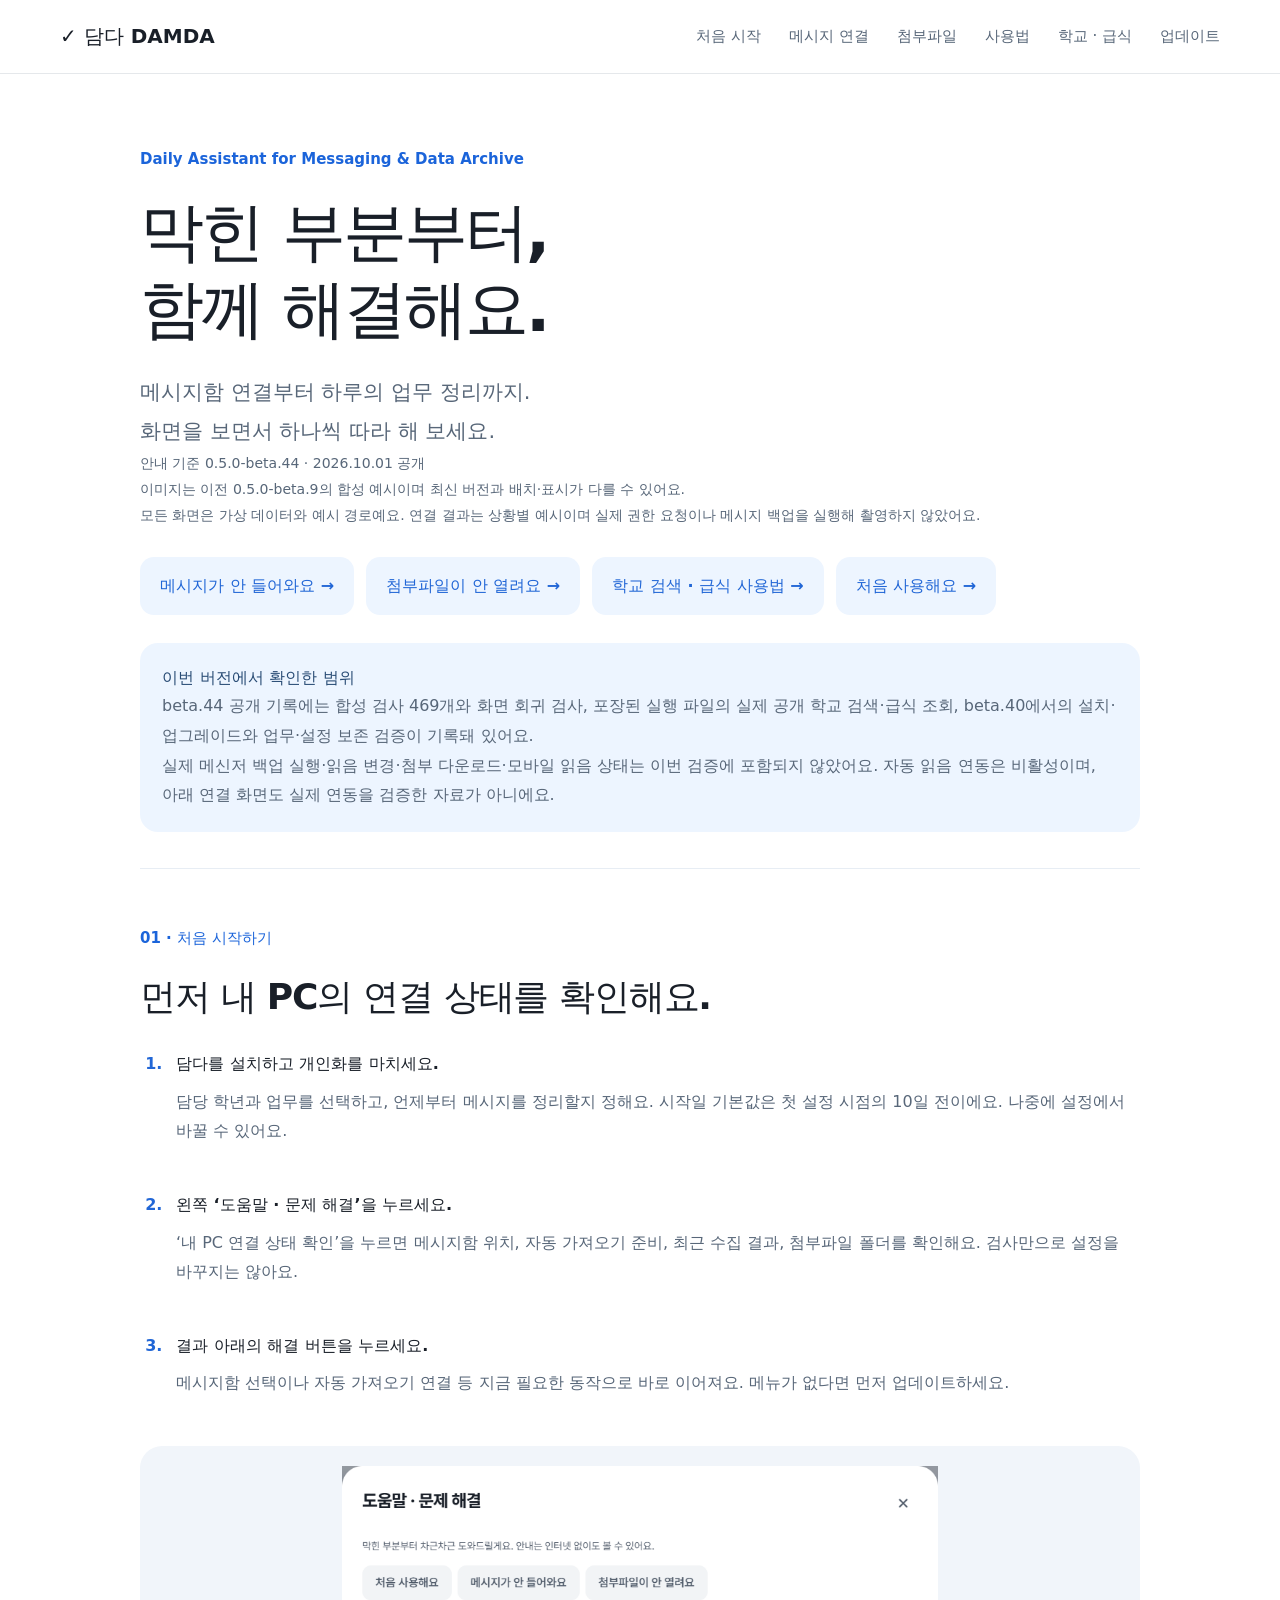
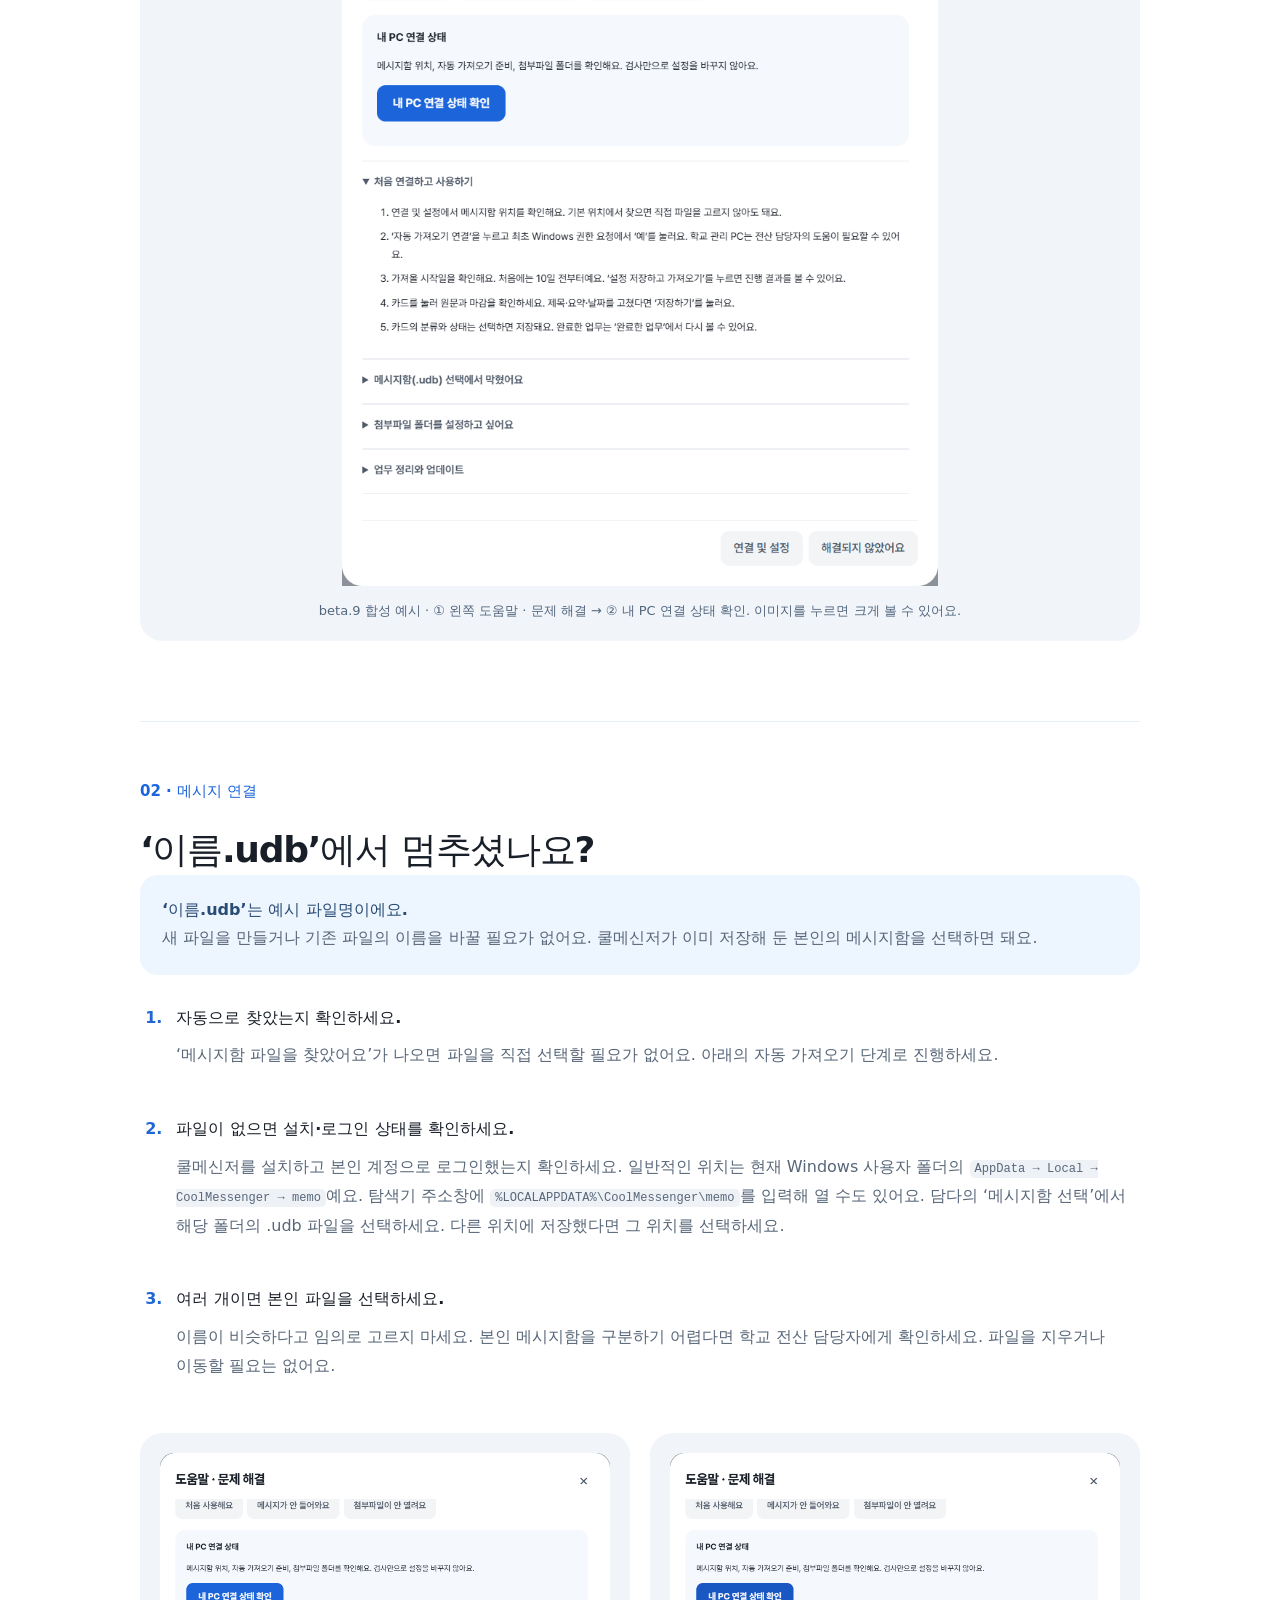
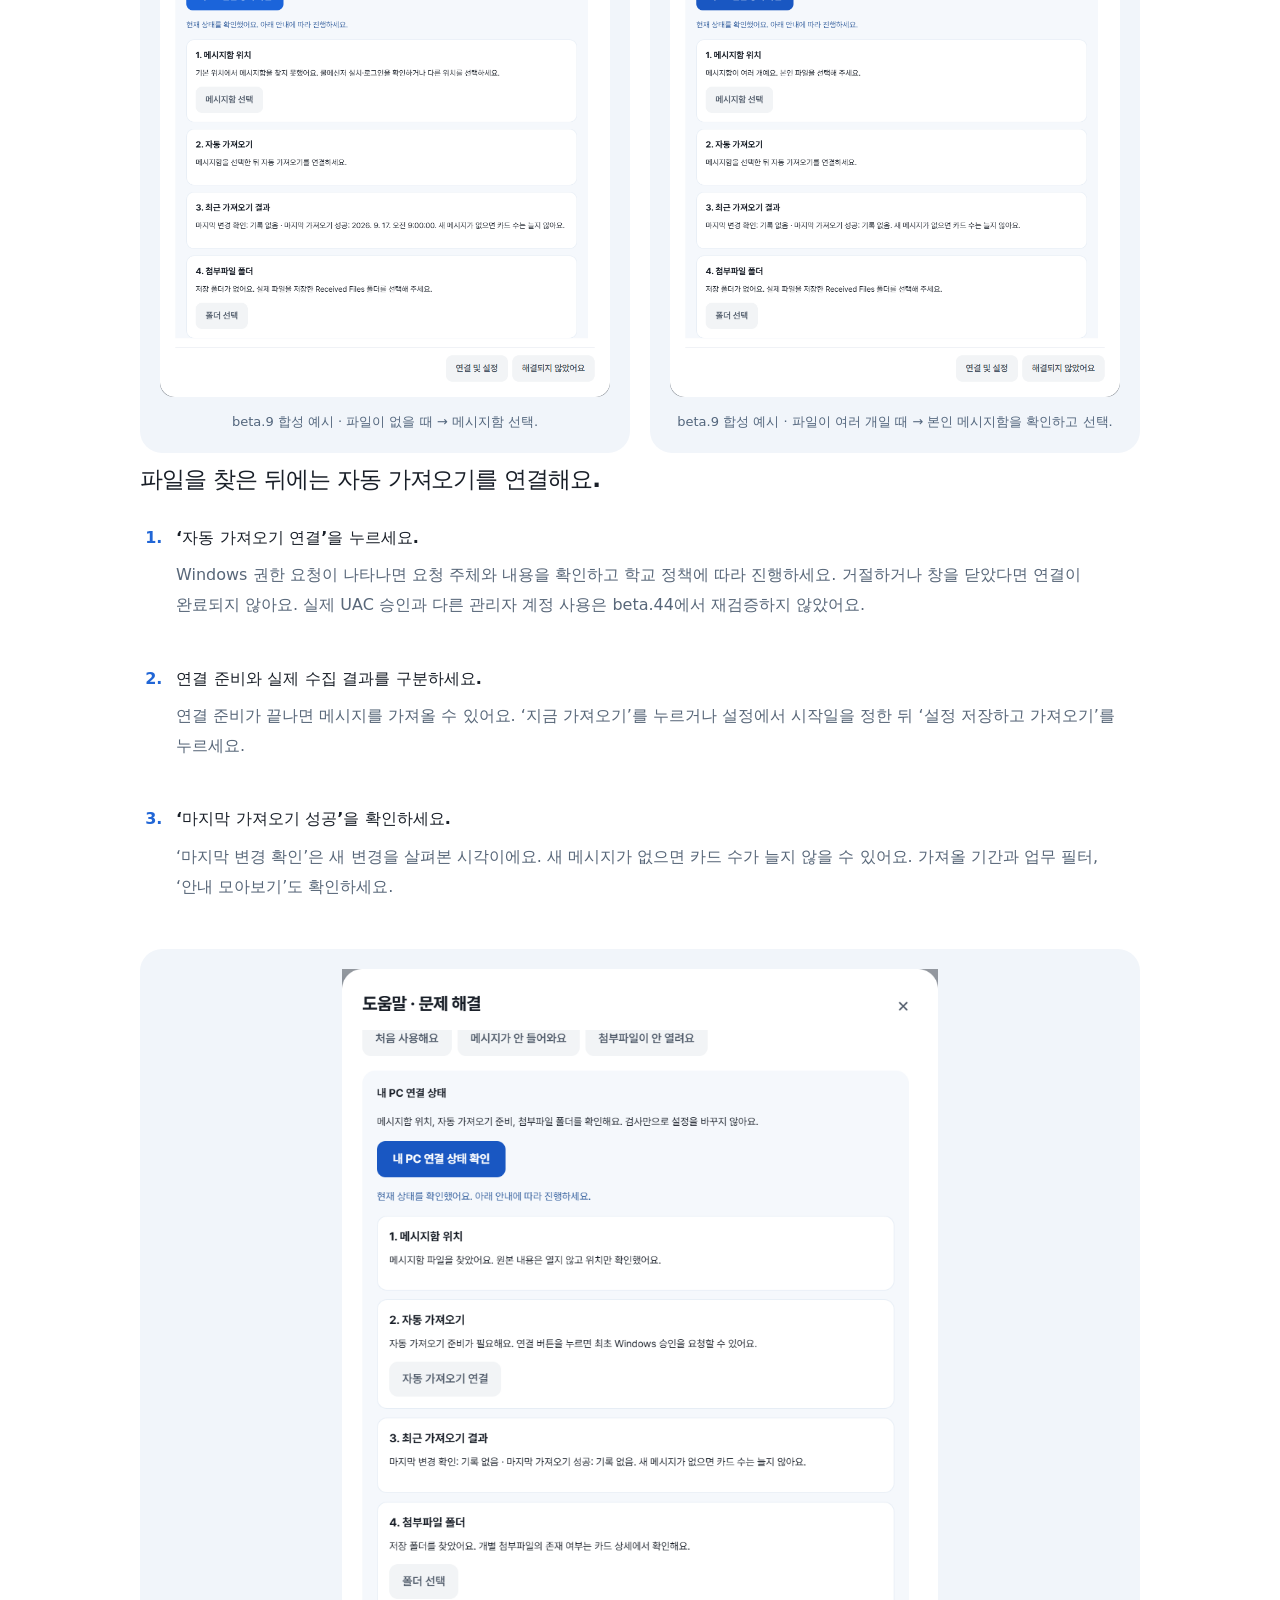
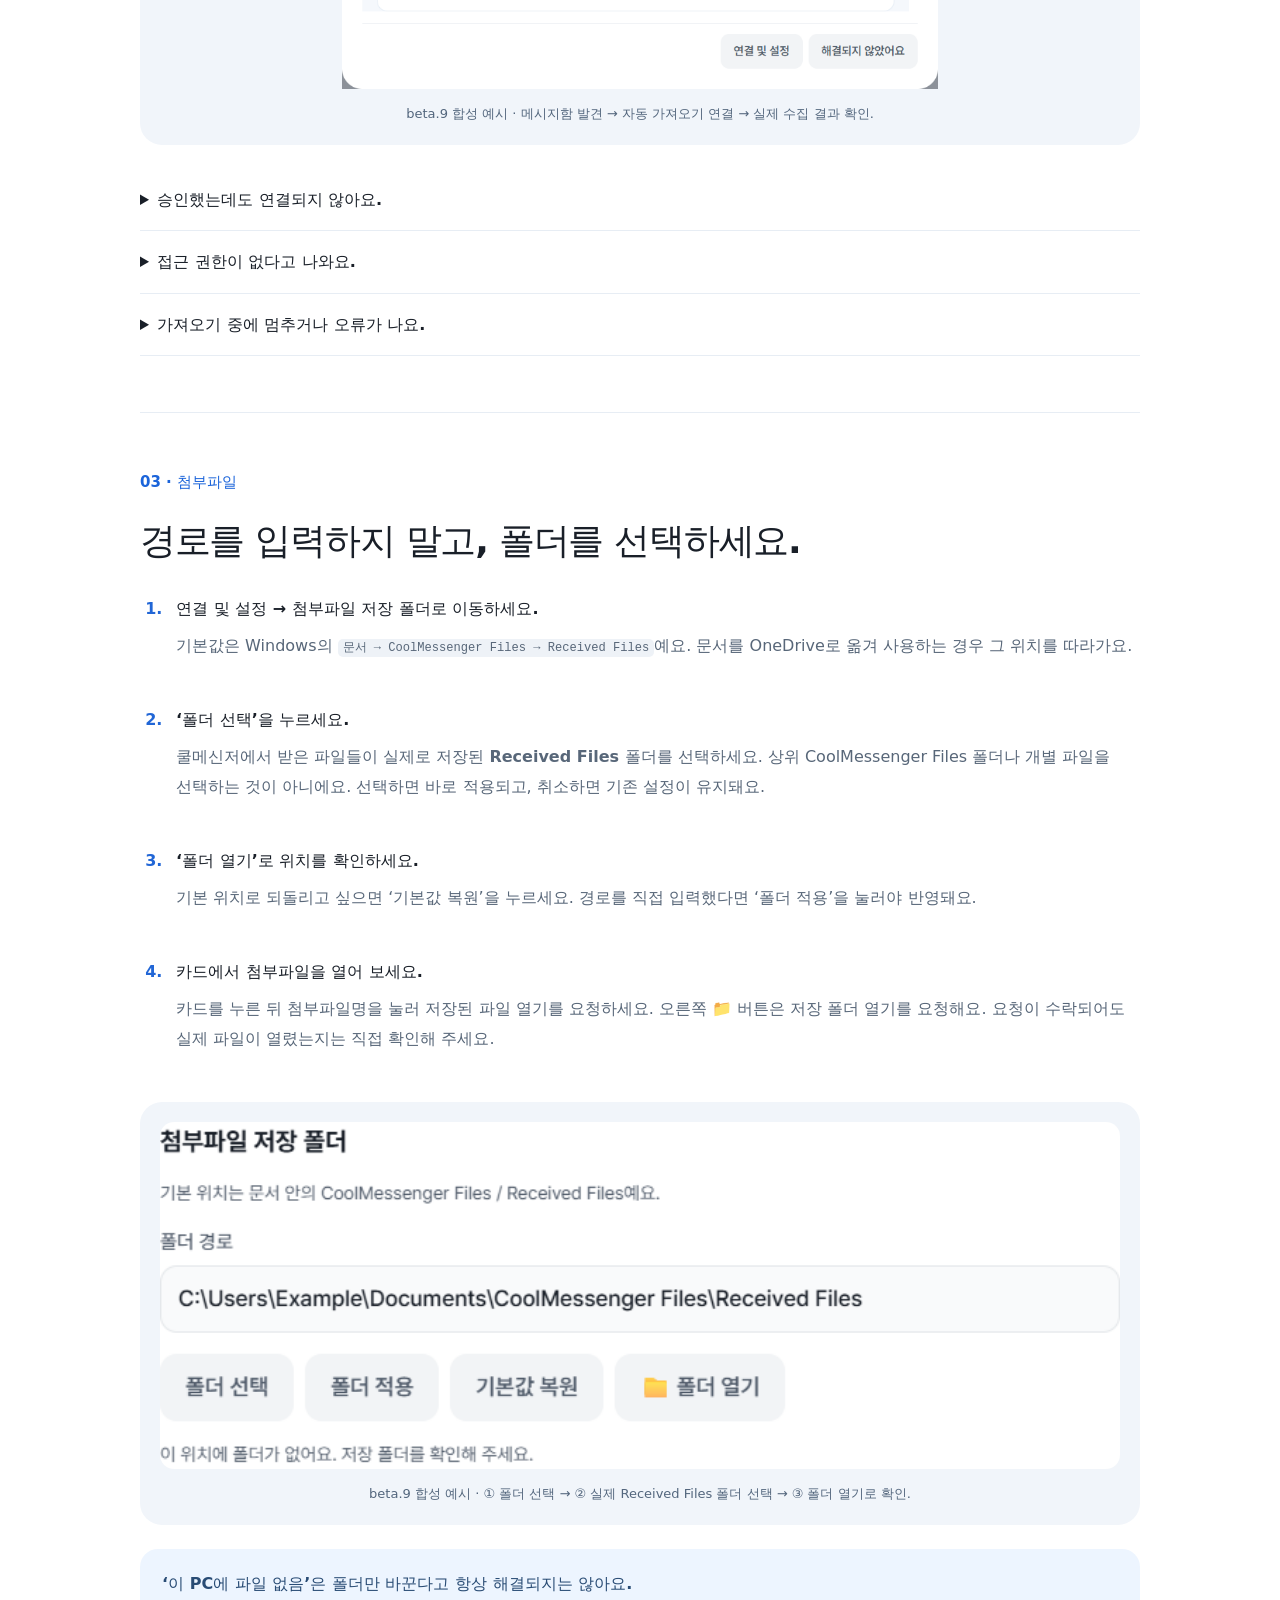
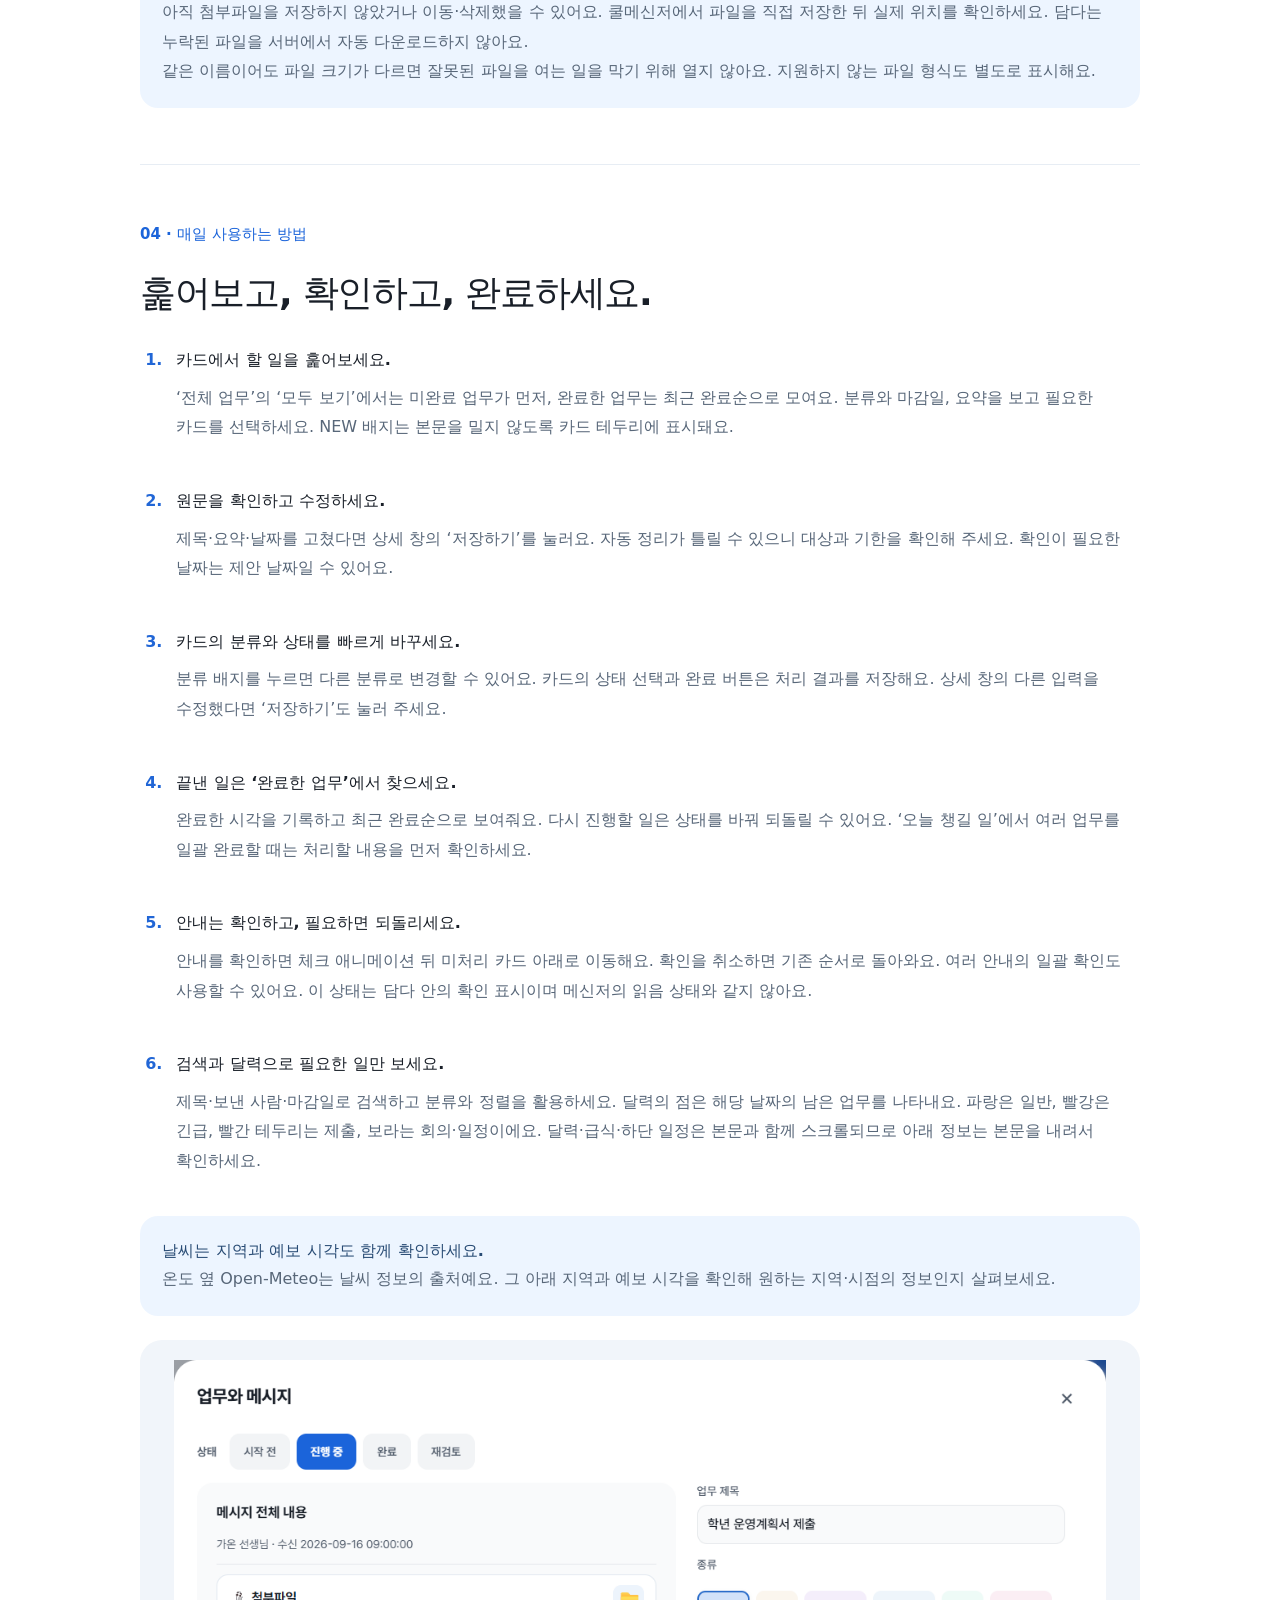
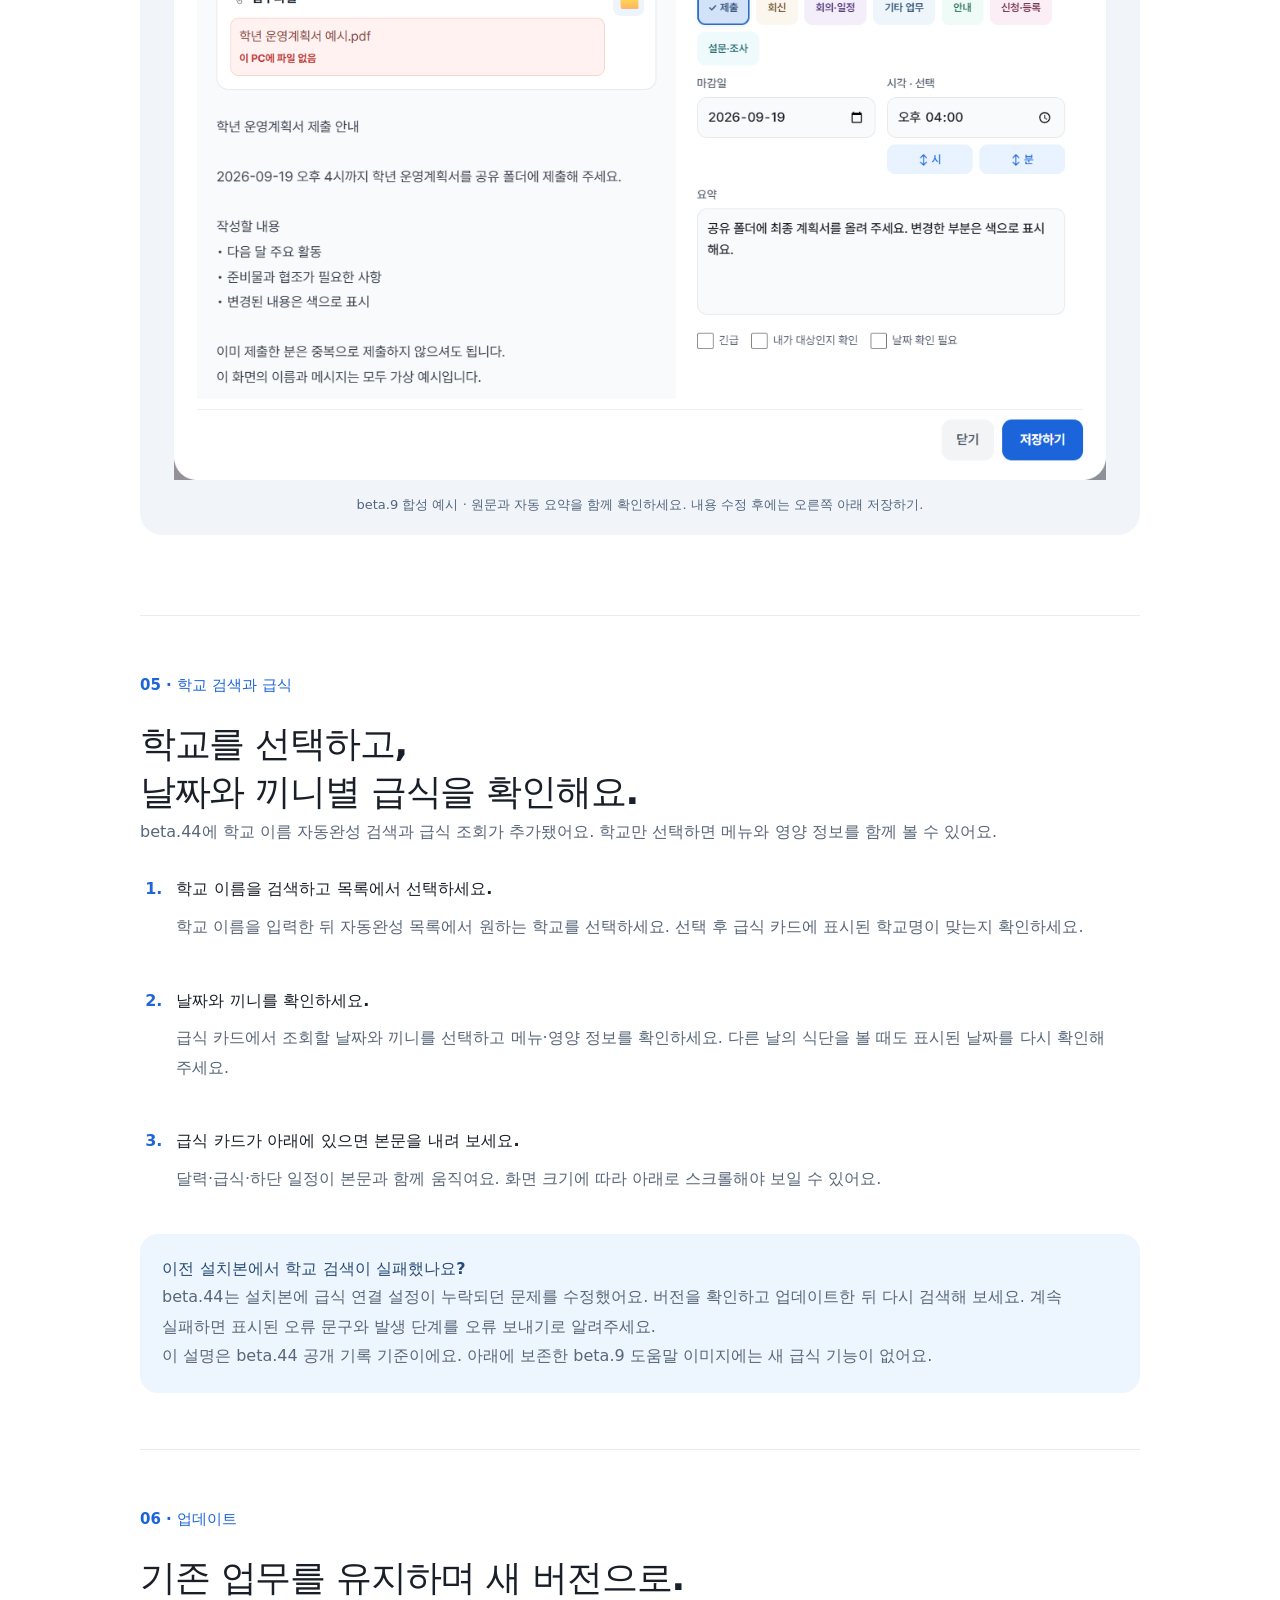
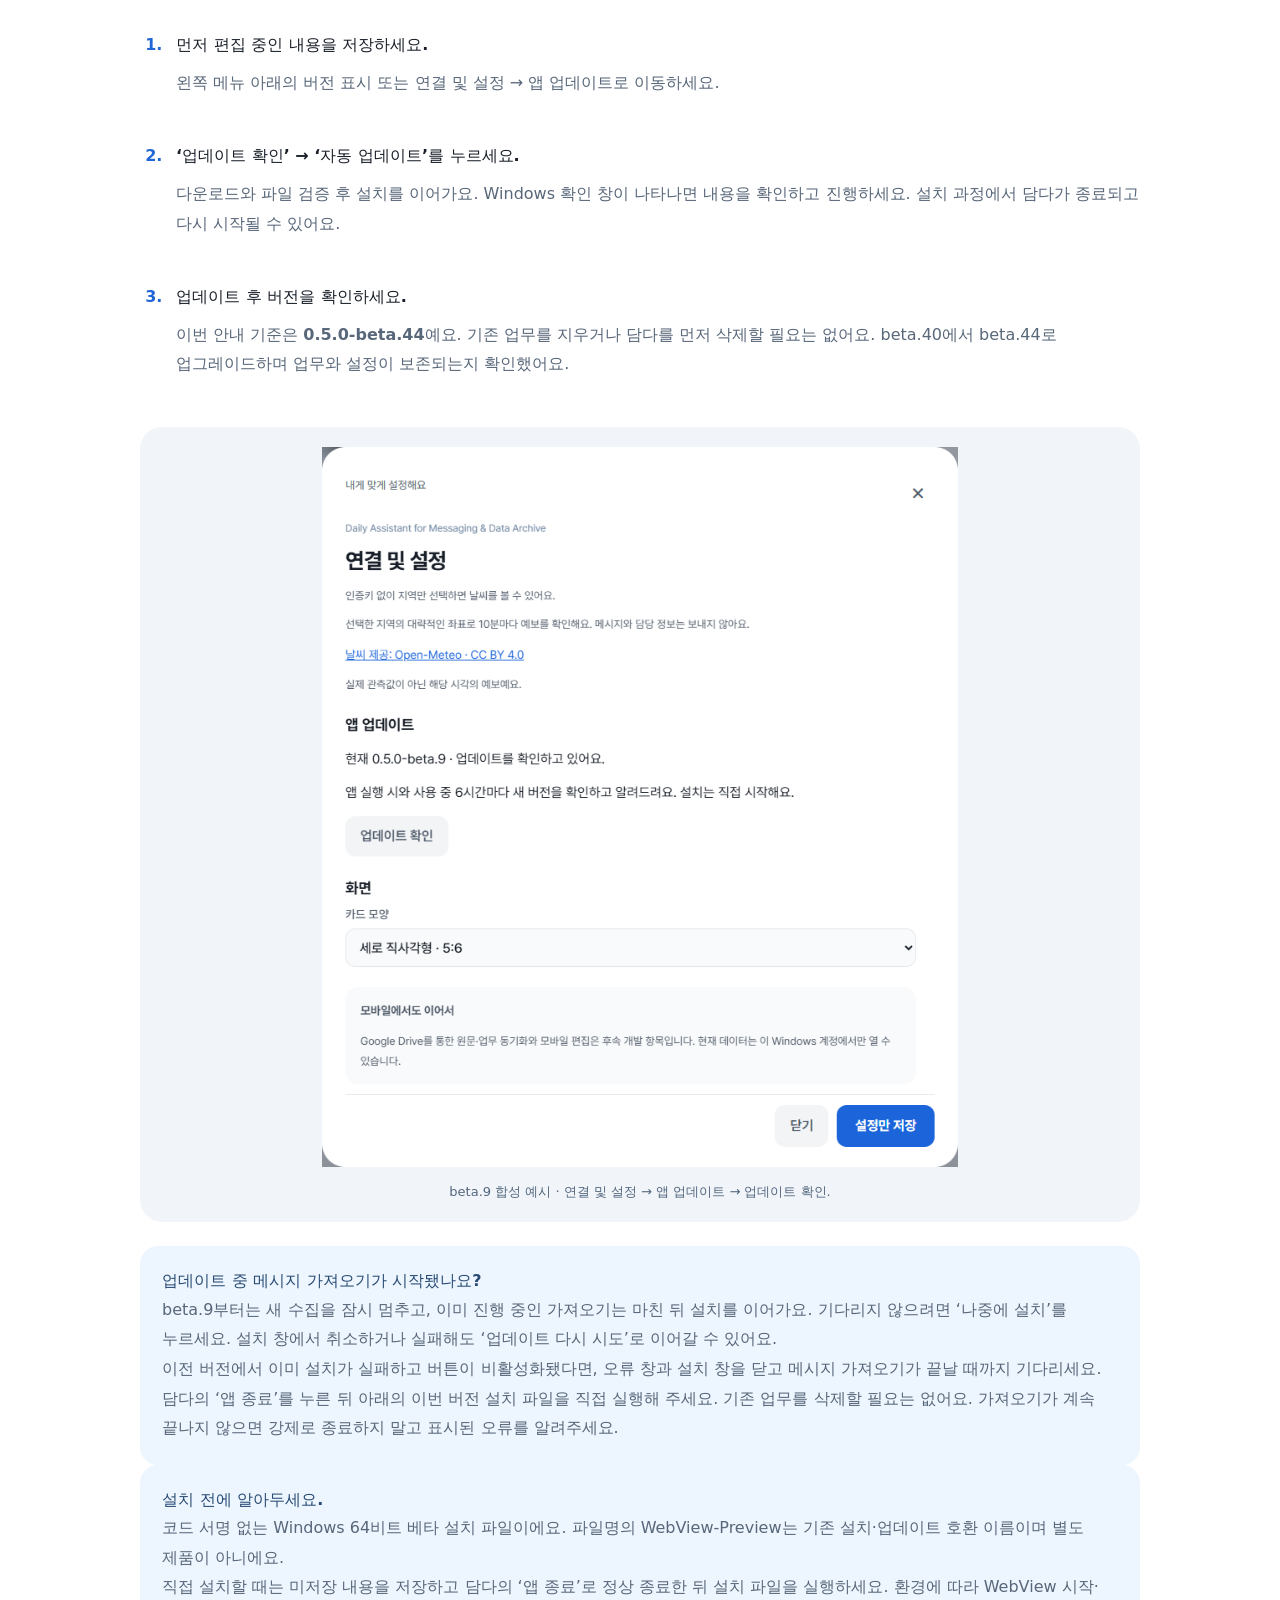
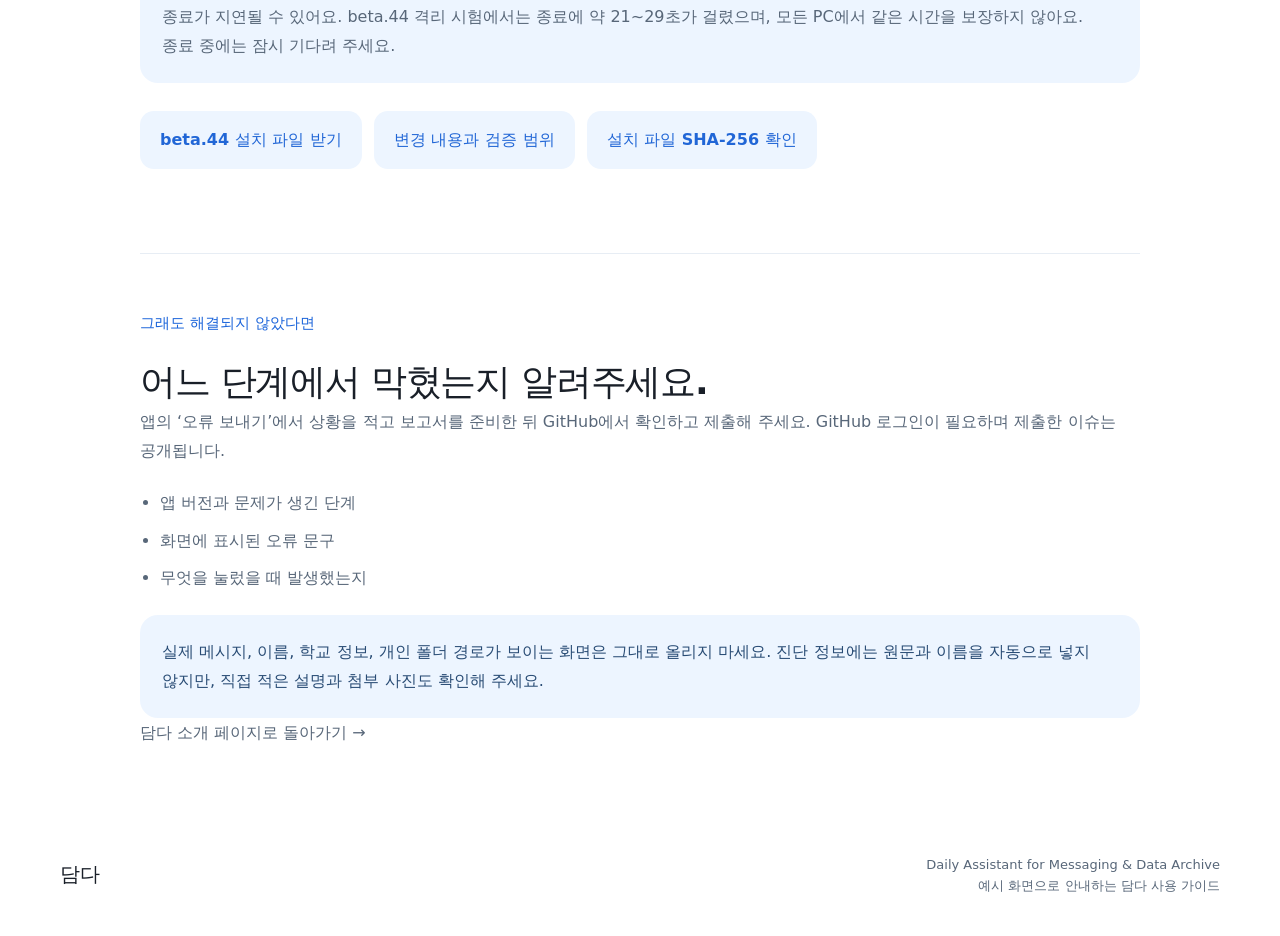
<file: docs/help.html>
<!doctype html>
<html lang="ko"><head><meta charset="utf-8"><meta name="viewport" content="width=device-width,initial-scale=1"><meta name="description" content="담다 beta.44의 학교 검색·급식 조회, 업무·안내 정리, 메시지 연결과 업데이트 방법을 안내합니다."><title>담다 · 사용법과 문제 해결</title><link rel="stylesheet" href="styles.css"><link rel="stylesheet" href="help-guide.css"></head>
<body><a class="skip" href="#main">본문으로 이동</a><header class="site-header"><a class="brand" href="index.html">✓ 담다 DAMDA</a><nav aria-label="사용 가이드"><a href="#start">처음 시작</a><a href="#messages">메시지 연결</a><a href="#attachments">첨부파일</a><a href="#daily">사용법</a><a href="#meals">학교 · 급식</a><a href="#update">업데이트</a></nav></header>
<main id="main" class="wrap guide"><section class="guide-hero"><p class="eyebrow">Daily Assistant for Messaging &amp; Data Archive</p><h1>막힌 부분부터,<br>함께 해결해요.</h1><p class="lead">메시지함 연결부터 하루의 업무 정리까지.<br>화면을 보면서 하나씩 따라 해 보세요.</p><p class="fine">안내 기준 0.5.0-beta.44 · 2026.10.01 공개<br>이미지는 이전 0.5.0-beta.9의 합성 예시이며 최신 버전과 배치·표시가 다를 수 있어요.<br>모든 화면은 가상 데이터와 예시 경로예요. 연결 결과는 상황별 예시이며 실제 권한 요청이나 메시지 백업을 실행해 촬영하지 않았어요.</p><div class="guide-links"><a href="#messages">메시지가 안 들어와요 →</a><a href="#attachments">첨부파일이 안 열려요 →</a><a href="#meals">학교 검색 · 급식 사용법 →</a><a href="#start">처음 사용해요 →</a></div><div class="guide-note"><strong>이번 버전에서 확인한 범위</strong><p>beta.44 공개 기록에는 합성 검사 469개와 화면 회귀 검사, 포장된 실행 파일의 실제 공개 학교 검색·급식 조회, beta.40에서의 설치·업그레이드와 업무·설정 보존 검증이 기록돼 있어요.</p><p>실제 메신저 백업 실행·읽음 변경·첨부 다운로드·모바일 읽음 상태는 이번 검증에 포함되지 않았어요. 자동 읽음 연동은 비활성이며, 아래 연결 화면도 실제 연동을 검증한 자료가 아니에요.</p></div></section>
<section id="start"><p class="eyebrow">01 · 처음 시작하기</p><h2>먼저 내 PC의 연결 상태를 확인해요.</h2><ol class="guide-steps"><li><strong>담다를 설치하고 개인화를 마치세요.</strong><p>담당 학년과 업무를 선택하고, 언제부터 메시지를 정리할지 정해요. 시작일 기본값은 첫 설정 시점의 10일 전이에요. 나중에 설정에서 바꿀 수 있어요.</p></li><li><strong>왼쪽 ‘도움말 · 문제 해결’을 누르세요.</strong><p>‘내 PC 연결 상태 확인’을 누르면 메시지함 위치, 자동 가져오기 준비, 최근 수집 결과, 첨부파일 폴더를 확인해요. 검사만으로 설정을 바꾸지는 않아요.</p></li><li><strong>결과 아래의 해결 버튼을 누르세요.</strong><p>메시지함 선택이나 자동 가져오기 연결 등 지금 필요한 동작으로 바로 이어져요. 메뉴가 없다면 <a href="#update">먼저 업데이트</a>하세요.</p></li></ol><figure><a href="images/help-01-start.png" target="_blank" rel="noopener"><img src="images/help-01-start.png" alt="도움말의 세 가지 주제와 내 PC 연결 상태 확인 버튼" loading="lazy" width="820" height="992"></a><figcaption>beta.9 합성 예시 · ① 왼쪽 도움말 · 문제 해결 → ② 내 PC 연결 상태 확인. 이미지를 누르면 크게 볼 수 있어요.</figcaption></figure></section>
<section id="messages"><p class="eyebrow">02 · 메시지 연결</p><h2>‘이름.udb’에서 멈추셨나요?</h2><div class="guide-note"><strong>‘이름.udb’는 예시 파일명이에요.</strong><p>새 파일을 만들거나 기존 파일의 이름을 바꿀 필요가 없어요. 쿨메신저가 이미 저장해 둔 본인의 메시지함을 선택하면 돼요.</p></div><ol class="guide-steps"><li><strong>자동으로 찾았는지 확인하세요.</strong><p>‘메시지함 파일을 찾았어요’가 나오면 파일을 직접 선택할 필요가 없어요. 아래의 자동 가져오기 단계로 진행하세요.</p></li><li><strong>파일이 없으면 설치·로그인 상태를 확인하세요.</strong><p>쿨메신저를 설치하고 본인 계정으로 로그인했는지 확인하세요. 일반적인 위치는 현재 Windows 사용자 폴더의 <code>AppData → Local → CoolMessenger → memo</code>예요. 탐색기 주소창에 <code>%LOCALAPPDATA%\CoolMessenger\memo</code>를 입력해 열 수도 있어요. 담다의 ‘메시지함 선택’에서 해당 폴더의 .udb 파일을 선택하세요. 다른 위치에 저장했다면 그 위치를 선택하세요.</p></li><li><strong>여러 개이면 본인 파일을 선택하세요.</strong><p>이름이 비슷하다고 임의로 고르지 마세요. 본인 메시지함을 구분하기 어렵다면 학교 전산 담당자에게 확인하세요. 파일을 지우거나 이동할 필요는 없어요.</p></li></ol><div class="guide-pair"><figure><a href="images/help-02-missing.png" target="_blank" rel="noopener"><img src="images/help-02-missing.png" alt="메시지함을 찾지 못했을 때 메시지함 선택 버튼을 보여주는 진단 예시" loading="lazy" width="820" height="992"></a><figcaption>beta.9 합성 예시 · 파일이 없을 때 → 메시지함 선택.</figcaption></figure><figure><a href="images/help-04-multiple.png" target="_blank" rel="noopener"><img src="images/help-04-multiple.png" alt="여러 메시지함 중 본인 파일 선택이 필요한 진단 예시" loading="lazy" width="820" height="992"></a><figcaption>beta.9 합성 예시 · 파일이 여러 개일 때 → 본인 메시지함을 확인하고 선택.</figcaption></figure></div>
<h3>파일을 찾은 뒤에는 자동 가져오기를 연결해요.</h3><ol class="guide-steps"><li><strong>‘자동 가져오기 연결’을 누르세요.</strong><p>Windows 권한 요청이 나타나면 요청 주체와 내용을 확인하고 학교 정책에 따라 진행하세요. 거절하거나 창을 닫았다면 연결이 완료되지 않아요. 실제 UAC 승인과 다른 관리자 계정 사용은 beta.44에서 재검증하지 않았어요.</p></li><li><strong>연결 준비와 실제 수집 결과를 구분하세요.</strong><p>연결 준비가 끝나면 메시지를 가져올 수 있어요. ‘지금 가져오기’를 누르거나 설정에서 시작일을 정한 뒤 ‘설정 저장하고 가져오기’를 누르세요.</p></li><li><strong>‘마지막 가져오기 성공’을 확인하세요.</strong><p>‘마지막 변경 확인’은 새 변경을 살펴본 시각이에요. 새 메시지가 없으면 카드 수가 늘지 않을 수 있어요. 가져올 기간과 업무 필터, ‘안내 모아보기’도 확인하세요.</p></li></ol><figure><a href="images/help-03-connect.png" target="_blank" rel="noopener"><img src="images/help-03-connect.png" alt="메시지함을 찾았지만 자동 가져오기 연결이 필요한 상태" loading="lazy" width="820" height="992"></a><figcaption>beta.9 합성 예시 · 메시지함 발견 → 자동 가져오기 연결 → 실제 수집 결과 확인.</figcaption></figure>
<details><summary>승인했는데도 연결되지 않아요.</summary><p>학교의 관리 정책이나 Windows 계정 권한 때문에 등록이 제한될 수 있어요. 반복해서 승인하기보다 앱에 표시된 오류 문구를 확인하고 전산 담당자에게 도움을 요청하세요. 원본 메시지함을 수정하거나 삭제하지 마세요.</p></details><details><summary>접근 권한이 없다고 나와요.</summary><p>파일이 없는 것과 접근이 막힌 것은 달라요. 다른 사람의 메시지함을 선택하지 않았는지 확인하고, 본인 폴더도 열 수 없다면 전산 담당자에게 접근 권한을 확인해 주세요.</p></details><details><summary>가져오기 중에 멈추거나 오류가 나요.</summary><p>도움말에서 최근 가져오기 결과를 확인하세요. 수집 중이면 완료를 기다린 뒤 다시 검사하세요. 백업 실패, 응답 시간 초과, 지원하지 않는 데이터 구조는 해결 방법이 다르므로 <a href="#report">표시된 오류 문구로 문의</a>해 주세요. 지원하지 않는 구조를 해결하려고 원본 파일을 직접 수정하지 마세요.</p></details></section>
<section id="attachments"><p class="eyebrow">03 · 첨부파일</p><h2>경로를 입력하지 말고, 폴더를 선택하세요.</h2><ol class="guide-steps"><li><strong>연결 및 설정 → 첨부파일 저장 폴더로 이동하세요.</strong><p>기본값은 Windows의 <code>문서 → CoolMessenger Files → Received Files</code>예요. 문서를 OneDrive로 옮겨 사용하는 경우 그 위치를 따라가요.</p></li><li><strong>‘폴더 선택’을 누르세요.</strong><p>쿨메신저에서 받은 파일들이 실제로 저장된 <strong>Received Files 폴더</strong>를 선택하세요. 상위 CoolMessenger Files 폴더나 개별 파일을 선택하는 것이 아니에요. 선택하면 바로 적용되고, 취소하면 기존 설정이 유지돼요.</p></li><li><strong>‘폴더 열기’로 위치를 확인하세요.</strong><p>기본 위치로 되돌리고 싶으면 ‘기본값 복원’을 누르세요. 경로를 직접 입력했다면 ‘폴더 적용’을 눌러야 반영돼요.</p></li><li><strong>카드에서 첨부파일을 열어 보세요.</strong><p>카드를 누른 뒤 첨부파일명을 눌러 저장된 파일 열기를 요청하세요. 오른쪽 📁 버튼은 저장 폴더 열기를 요청해요. 요청이 수락되어도 실제 파일이 열렸는지는 직접 확인해 주세요.</p></li></ol><figure><a href="images/help-05-folder.png" target="_blank" rel="noopener"><img src="images/help-05-folder.png" alt="첨부파일 저장 폴더의 폴더 선택, 폴더 적용, 기본값 복원, 폴더 열기 버튼" loading="lazy" width="682" height="247"></a><figcaption>beta.9 합성 예시 · ① 폴더 선택 → ② 실제 Received Files 폴더 선택 → ③ 폴더 열기로 확인.</figcaption></figure><div class="guide-note"><strong>‘이 PC에 파일 없음’은 폴더만 바꾼다고 항상 해결되지는 않아요.</strong><p>아직 첨부파일을 저장하지 않았거나 이동·삭제했을 수 있어요. 쿨메신저에서 파일을 직접 저장한 뒤 실제 위치를 확인하세요. 담다는 누락된 파일을 서버에서 자동 다운로드하지 않아요.</p><p>같은 이름이어도 파일 크기가 다르면 잘못된 파일을 여는 일을 막기 위해 열지 않아요. 지원하지 않는 파일 형식도 별도로 표시해요.</p></div></section>
<section id="daily"><p class="eyebrow">04 · 매일 사용하는 방법</p><h2>훑어보고, 확인하고, 완료하세요.</h2><ol class="guide-steps"><li><strong>카드에서 할 일을 훑어보세요.</strong><p>‘전체 업무’의 ‘모두 보기’에서는 미완료 업무가 먼저, 완료한 업무는 최근 완료순으로 모여요. 분류와 마감일, 요약을 보고 필요한 카드를 선택하세요. NEW 배지는 본문을 밀지 않도록 카드 테두리에 표시돼요.</p></li><li><strong>원문을 확인하고 수정하세요.</strong><p>제목·요약·날짜를 고쳤다면 상세 창의 ‘저장하기’를 눌러요. 자동 정리가 틀릴 수 있으니 대상과 기한을 확인해 주세요. 확인이 필요한 날짜는 제안 날짜일 수 있어요.</p></li><li><strong>카드의 분류와 상태를 빠르게 바꾸세요.</strong><p>분류 배지를 누르면 다른 분류로 변경할 수 있어요. 카드의 상태 선택과 완료 버튼은 처리 결과를 저장해요. 상세 창의 다른 입력을 수정했다면 ‘저장하기’도 눌러 주세요.</p></li><li><strong>끝낸 일은 ‘완료한 업무’에서 찾으세요.</strong><p>완료한 시각을 기록하고 최근 완료순으로 보여줘요. 다시 진행할 일은 상태를 바꿔 되돌릴 수 있어요. ‘오늘 챙길 일’에서 여러 업무를 일괄 완료할 때는 처리할 내용을 먼저 확인하세요.</p></li><li><strong>안내는 확인하고, 필요하면 되돌리세요.</strong><p>안내를 확인하면 체크 애니메이션 뒤 미처리 카드 아래로 이동해요. 확인을 취소하면 기존 순서로 돌아와요. 여러 안내의 일괄 확인도 사용할 수 있어요. 이 상태는 담다 안의 확인 표시이며 메신저의 읽음 상태와 같지 않아요.</p></li><li><strong>검색과 달력으로 필요한 일만 보세요.</strong><p>제목·보낸 사람·마감일로 검색하고 분류와 정렬을 활용하세요. 달력의 점은 해당 날짜의 남은 업무를 나타내요. 파랑은 일반, 빨강은 긴급, 빨간 테두리는 제출, 보라는 회의·일정이에요. 달력·급식·하단 일정은 본문과 함께 스크롤되므로 아래 정보는 본문을 내려서 확인하세요.</p></li></ol><div class="guide-note"><strong>날씨는 지역과 예보 시각도 함께 확인하세요.</strong><p>온도 옆 Open-Meteo는 날씨 정보의 출처예요. 그 아래 지역과 예보 시각을 확인해 원하는 지역·시점의 정보인지 살펴보세요.</p></div><figure><a href="images/help-06-detail.png" target="_blank" rel="noopener"><img src="images/help-06-detail.png" alt="가상 원문, 첨부파일 없음 표시, 분류 선택과 저장하기 버튼이 보이는 업무 상세창" loading="lazy" width="1140" height="880"></a><figcaption>beta.9 합성 예시 · 원문과 자동 요약을 함께 확인하세요. 내용 수정 후에는 오른쪽 아래 저장하기.</figcaption></figure></section>
<section id="meals"><p class="eyebrow">05 · 학교 검색과 급식</p><h2>학교를 선택하고,<br>날짜와 끼니별 급식을 확인해요.</h2><p>beta.44에 학교 이름 자동완성 검색과 급식 조회가 추가됐어요. 학교만 선택하면 메뉴와 영양 정보를 함께 볼 수 있어요.</p><ol class="guide-steps"><li><strong>학교 이름을 검색하고 목록에서 선택하세요.</strong><p>학교 이름을 입력한 뒤 자동완성 목록에서 원하는 학교를 선택하세요. 선택 후 급식 카드에 표시된 학교명이 맞는지 확인하세요.</p></li><li><strong>날짜와 끼니를 확인하세요.</strong><p>급식 카드에서 조회할 날짜와 끼니를 선택하고 메뉴·영양 정보를 확인하세요. 다른 날의 식단을 볼 때도 표시된 날짜를 다시 확인해 주세요.</p></li><li><strong>급식 카드가 아래에 있으면 본문을 내려 보세요.</strong><p>달력·급식·하단 일정이 본문과 함께 움직여요. 화면 크기에 따라 아래로 스크롤해야 보일 수 있어요.</p></li></ol><div class="guide-note"><strong>이전 설치본에서 학교 검색이 실패했나요?</strong><p>beta.44는 설치본에 급식 연결 설정이 누락되던 문제를 수정했어요. <a href="#update">버전을 확인하고 업데이트</a>한 뒤 다시 검색해 보세요. 계속 실패하면 표시된 오류 문구와 발생 단계를 <a href="#report">오류 보내기</a>로 알려주세요.</p><p>이 설명은 beta.44 공개 기록 기준이에요. 아래에 보존한 beta.9 도움말 이미지에는 새 급식 기능이 없어요.</p></div></section>
<section id="update"><p class="eyebrow">06 · 업데이트</p><h2>기존 업무를 유지하며 새 버전으로.</h2><ol class="guide-steps"><li><strong>먼저 편집 중인 내용을 저장하세요.</strong><p>왼쪽 메뉴 아래의 버전 표시 또는 연결 및 설정 → 앱 업데이트로 이동하세요.</p></li><li><strong>‘업데이트 확인’ → ‘자동 업데이트’를 누르세요.</strong><p>다운로드와 파일 검증 후 설치를 이어가요. Windows 확인 창이 나타나면 내용을 확인하고 진행하세요. 설치 과정에서 담다가 종료되고 다시 시작될 수 있어요.</p></li><li><strong>업데이트 후 버전을 확인하세요.</strong><p>이번 안내 기준은 <strong>0.5.0-beta.44</strong>예요. 기존 업무를 지우거나 담다를 먼저 삭제할 필요는 없어요. beta.40에서 beta.44로 업그레이드하며 업무와 설정이 보존되는지 확인했어요.</p></li></ol><figure><a href="images/help-07-update.png" target="_blank" rel="noopener"><img src="images/help-07-update.png" alt="연결 및 설정의 앱 업데이트 확인 위치" loading="lazy" width="760" height="860"></a><figcaption>beta.9 합성 예시 · 연결 및 설정 → 앱 업데이트 → 업데이트 확인.</figcaption></figure><div class="guide-note" id="update-trouble"><strong>업데이트 중 메시지 가져오기가 시작됐나요?</strong><p>beta.9부터는 새 수집을 잠시 멈추고, 이미 진행 중인 가져오기는 마친 뒤 설치를 이어가요. 기다리지 않으려면 ‘나중에 설치’를 누르세요. 설치 창에서 취소하거나 실패해도 ‘업데이트 다시 시도’로 이어갈 수 있어요.</p><p>이전 버전에서 이미 설치가 실패하고 버튼이 비활성화됐다면, 오류 창과 설치 창을 닫고 메시지 가져오기가 끝날 때까지 기다리세요. 담다의 ‘앱 종료’를 누른 뒤 아래의 이번 버전 설치 파일을 직접 실행해 주세요. 기존 업무를 삭제할 필요는 없어요. 가져오기가 계속 끝나지 않으면 강제로 종료하지 말고 표시된 오류를 알려주세요.</p></div><div class="guide-note"><strong>설치 전에 알아두세요.</strong><p>코드 서명 없는 Windows 64비트 베타 설치 파일이에요. 파일명의 WebView-Preview는 기존 설치·업데이트 호환 이름이며 별도 제품이 아니에요.</p><p>직접 설치할 때는 미저장 내용을 저장하고 담다의 ‘앱 종료’로 정상 종료한 뒤 설치 파일을 실행하세요. 환경에 따라 WebView 시작·종료가 지연될 수 있어요. beta.44 격리 시험에서는 종료에 약 21~29초가 걸렸으며, 모든 PC에서 같은 시간을 보장하지 않아요. 종료 중에는 잠시 기다려 주세요.</p></div><div class="guide-links"><a href="https://github.com/pandabin3-code/damda-releases/releases/download/v0.5.0-beta.44/Damda-WebView-Preview-Setup-0.5.0-beta.44-x64.exe">beta.44 설치 파일 받기</a><a href="https://github.com/pandabin3-code/damda-releases/releases/tag/v0.5.0-beta.44">변경 내용과 검증 범위</a><a href="https://github.com/pandabin3-code/damda-releases/releases/download/v0.5.0-beta.44/Damda-WebView-Preview-Setup-0.5.0-beta.44-x64.sha256">설치 파일 SHA-256 확인</a></div></section>
<section id="report"><p class="eyebrow">그래도 해결되지 않았다면</p><h2>어느 단계에서 막혔는지 알려주세요.</h2><p>앱의 ‘오류 보내기’에서 상황을 적고 보고서를 준비한 뒤 GitHub에서 확인하고 제출해 주세요. GitHub 로그인이 필요하며 제출한 이슈는 공개됩니다.</p><ul><li>앱 버전과 문제가 생긴 단계</li><li>화면에 표시된 오류 문구</li><li>무엇을 눌렀을 때 발생했는지</li></ul><p class="guide-note">실제 메시지, 이름, 학교 정보, 개인 폴더 경로가 보이는 화면은 그대로 올리지 마세요. 진단 정보에는 원문과 이름을 자동으로 넣지 않지만, 직접 적은 설명과 첨부 사진도 확인해 주세요.</p><p><a href="index.html">담다 소개 페이지로 돌아가기 →</a></p></section></main><footer class="wrap footer"><span class="brand">담다</span><p>Daily Assistant for Messaging &amp; Data Archive<br>예시 화면으로 안내하는 담다 사용 가이드</p></footer></body></html>
</file>
<file: docs/styles.css>
:root{color-scheme:light;--ink:#191f28;--muted:#586779;--primary:#1b64da;--paper:#f2f4f6;--line:#e5e8eb;font-family:"Apple SD Gothic Neo","Pretendard Variable","Malgun Gothic",system-ui,sans-serif;color:var(--ink);background:#fff;font-synthesis:none;line-height:1.65;word-break:keep-all;overflow-wrap:anywhere}*{box-sizing:border-box}html{scroll-behavior:smooth;scroll-padding-top:100px}body{margin:0}a{color:inherit;text-decoration:none}a:focus-visible{outline:3px solid #86b6ff;outline-offset:5px}img{display:block;width:100%;height:auto}figure{margin:0}figcaption{font-size:13px;color:var(--muted);margin-top:15px;text-align:center}h1,h2,h3,p{margin:0}h1,h2,h3{line-height:1.3;letter-spacing:-.045em}h1{font-size:clamp(36px,5vw,66px);font-weight:800}h2{font-size:clamp(28px,3.2vw,42px)}h3{font-size:23px}p{color:var(--muted)}.wrap{width:min(1160px,calc(100% - 64px));margin:auto}.site-header{display:flex;align-items:center;justify-content:space-between;gap:20px;padding:20px max(32px,calc((100vw - 1160px)/2));border-bottom:1px solid var(--line);background:#fff}.brand{display:flex;align-items:center;gap:10px;font-size:20px;font-weight:800;white-space:nowrap}.brand-icon{display:grid;place-items:center;background:#e8f3ff;color:var(--primary);border-radius:12px;width:38px;height:38px}.site-header nav{display:flex;flex-wrap:wrap;gap:12px 28px;font-size:15px;color:var(--muted)}.skip{position:absolute;top:-100px;background:var(--primary);color:white;padding:10px;z-index:5}.skip:focus{top:5px}.hero{padding-top:86px;text-align:center}.eyebrow{font-size:15px;color:var(--primary);font-weight:700;margin-bottom:20px}.lead{font-size:21px;line-height:1.75;margin-top:26px}.actions{display:flex;justify-content:center;flex-wrap:wrap;gap:12px;margin:32px 0 18px}.button{display:inline-flex;align-items:center;justify-content:center;gap:16px;min-height:54px;padding:14px 24px;border-radius:14px;background:var(--primary);color:white;font-weight:700}.button:hover{background:#1555bd}.button.secondary{background:#edf3fb;color:var(--primary)}.fine{font-size:14px;line-height:1.75}.hero-preview{margin:52px 0 110px}.hero-preview img{border:1px solid var(--line);border-radius:20px;box-shadow:0 22px 65px #192e4812}.section-heading{margin-bottom:42px}.section-heading>p:last-child:not(.eyebrow){margin-top:22px}.benefits{display:grid;grid-template-columns:repeat(3,1fr);gap:20px;margin-bottom:110px}.benefits article{padding:32px;border-radius:24px;background:var(--paper)}.step{font-weight:800;color:var(--primary);font-size:15px;display:block;margin-bottom:35px}.benefits p{margin-top:16px}.feature{display:grid;grid-template-columns:1fr 1.35fr;gap:52px;align-items:center;padding-top:92px;padding-bottom:92px}.feature-copy>p:not(.eyebrow){margin-top:24px;font-size:17px}.feature-copy>p.fine{font-size:14px}.feature figure img,.settings-preview img{border:1px solid var(--line);border-radius:20px;box-shadow:0 12px 40px #192e480b}.tint{background:#f7f9fc}.reverse .feature-copy{order:2}.reverse figure{order:1}.subtle{color:#6b7684}.review-mark{color:#a55b00}.onboarding{padding-top:90px;padding-bottom:90px}.steps{padding:0;list-style:none;counter-reset:steps;display:grid;grid-template-columns:repeat(4,1fr);gap:28px;margin:0 0 45px}.steps li{counter-increment:steps}.steps li:before{content:counter(steps);display:grid;place-items:center;width:34px;height:34px;border-radius:50%;background:#e8f3ff;color:var(--primary);font-weight:800;margin-bottom:18px}.steps strong{font-size:18px}.steps p{margin-top:12px;font-size:15px}.settings-preview{max-width:840px;margin:auto}.trust{display:grid;grid-template-columns:1.3fr 1fr;gap:80px;padding-top:110px;padding-bottom:110px}.trust>div>p:not(.eyebrow){margin-top:24px}.trust aside{align-self:center;padding:32px;border-radius:24px;background:var(--paper)}.trust aside p{margin-top:18px}.scope{padding-top:20px;padding-bottom:100px}.scope-grid{display:grid;grid-template-columns:1fr 1fr;gap:24px}.scope-grid article{border:1px solid var(--line);border-radius:24px;padding:32px}.pill{display:inline-block;color:var(--primary);background:#e8f3ff;border-radius:8px;font-size:13px;font-weight:700;padding:5px 10px;margin-bottom:20px}.pill.muted{background:var(--paper);color:var(--muted)}ul{padding-left:20px;color:var(--muted);margin:22px 0}li+li{margin-top:8px}.closing{border-radius:30px;background:var(--paper);text-align:center;padding:60px 30px}.closing .button{margin:30px 0 20px}.footer{display:flex;justify-content:space-between;align-items:center;gap:28px;padding-top:50px;padding-bottom:40px}.footer p{font-size:13px;text-align:right}@media(max-width:800px){.wrap{width:calc(100% - 40px)}.site-header{padding:18px 20px}.site-header nav{gap:16px;font-size:13px}.hero{padding-top:60px}.lead{font-size:18px}.hero-preview{margin-bottom:70px}.benefits{grid-template-columns:1fr;margin-bottom:50px}.benefits article{padding:26px}.step{margin-bottom:18px}.feature{grid-template-columns:1fr;gap:35px;padding-top:65px;padding-bottom:65px}.reverse .feature-copy{order:0}.reverse figure{order:0}.steps{grid-template-columns:1fr 1fr;gap:30px}.trust{grid-template-columns:1fr;gap:32px;padding-top:70px;padding-bottom:70px}.scope-grid{grid-template-columns:1fr}.scope{padding-bottom:60px}.onboarding{padding-top:65px;padding-bottom:65px}.footer{align-items:flex-start}.closing{width:calc(100% - 40px)}}@media(max-width:440px){.site-header{flex-wrap:wrap;gap:12px}.site-header nav{width:100%;justify-content:space-between}.steps{grid-template-columns:1fr}.hero h1 br{display:none}.lead br{display:none}.actions{flex-direction:column}.footer{flex-direction:column}.footer p{text-align:left}.scope-grid article{padding:24px}}@media(prefers-reduced-motion:reduce){html{scroll-behavior:auto}}
/* Behind story uses the existing palette, text scale and image treatment. */
.behind{padding:95px 0}.story-scene{display:grid;grid-template-columns:minmax(0,.7fr) minmax(0,1.3fr);gap:45px;align-items:center;margin:90px 0}.story-scene>*{min-width:0}.story-copy h3,.story-current h3{font-size:clamp(26px,3vw,40px);line-height:1.4;letter-spacing:-.035em}.story-copy p{margin-top:22px}.story-first figure{max-width:650px;margin-left:auto}.story-frame{padding:12px 18px;color:var(--muted);font-size:12px;border-bottom:1px solid var(--line);background:white;border-radius:18px 18px 0 0}.behind figure img{border-radius:0;display:block;width:100%;height:auto}.behind figure{overflow:hidden;border-radius:18px;background:white}.behind figcaption{padding:12px 18px;font-size:12px}.story-lessons{display:grid;grid-template-columns:1fr 1fr;gap:24px;margin:65px 0 100px}.story-lessons article{background:white;border-radius:24px;padding:30px}.story-lessons p{margin-top:16px}.story-current{text-align:center}.story-current figure{text-align:left}.story-ending{margin:45px 0 20px;font-size:20px}.story-name{font-weight:700;color:#486484}.story-name span{display:block;font-size:14px;font-weight:400;color:#7189a4;margin:8px 0 20px}.behind .fine a{text-decoration:underline;text-underline-offset:4px}@media(max-width:800px){.story-scene{grid-template-columns:1fr;gap:28px;margin:60px 0}.story-first figure{max-width:none}.story-lessons{grid-template-columns:1fr;margin-bottom:65px}.behind{padding:65px 0}.story-scene figure{margin:0}.story-ending{font-size:18px}}

/* Keep the expanded feature/help navigation readable on smaller screens. */
@media(max-width:800px){.site-header{flex-wrap:wrap}.site-header nav{width:100%;justify-content:flex-start;gap:10px 16px}}
</file>
<file: docs/help-guide.css>
.guide{max-width:1000px}.guide-hero{padding:72px 0 36px}.guide h1{font-size:clamp(36px,6vw,64px);line-height:1.2;letter-spacing:-.045em}.guide h2{font-size:clamp(25px,4vw,36px);line-height:1.35;letter-spacing:-.035em}.guide section{scroll-margin-top:96px}.guide section+section{border-top:1px solid #e7edf4;padding:56px 0}.guide p,.guide li{line-height:1.85;overflow-wrap:anywhere}.guide figure{background:#f1f5fa;border-radius:22px;padding:20px;margin:24px 0}.guide figure img{display:block;width:100%;max-height:720px;object-fit:contain;border-radius:14px}.guide figcaption{font-size:13px;color:#53667d;margin-top:14px}.guide-pair{display:grid;grid-template-columns:1fr 1fr;gap:20px}.guide-pair figure{margin:12px 0}.guide-note{padding:22px;border-radius:18px;background:#edf5ff;color:#294c75}.guide-note p:last-child{margin-bottom:0}.guide-steps{padding-left:28px}.guide-steps>li{padding:12px 0 16px 8px}.guide-steps>li::marker{font-weight:700;color:#2166d6}.guide-steps p{margin:8px 0}.guide-links{display:flex;flex-wrap:wrap;gap:12px;margin:28px 0}.guide-links a{padding:16px 20px;border-radius:14px;background:#edf5ff;color:#2166d6;font-weight:650}.guide details{padding:18px 0;border-bottom:1px solid #e7edf4}.guide summary{font-weight:650;cursor:pointer;line-height:1.6}.guide code{white-space:normal;overflow-wrap:anywhere;font-size:.93em;background:#eef2f7;border-radius:5px;padding:2px 5px}.guide a:focus-visible{outline:3px solid #83b2ff;outline-offset:4px}@media(max-width:600px){.guide-hero{padding:36px 0}.guide-pair{grid-template-columns:1fr}.guide figure{padding:10px}.guide section+section{padding:32px 0}.guide-links{flex-direction:column}.guide-steps{padding-left:20px}}
</file>
